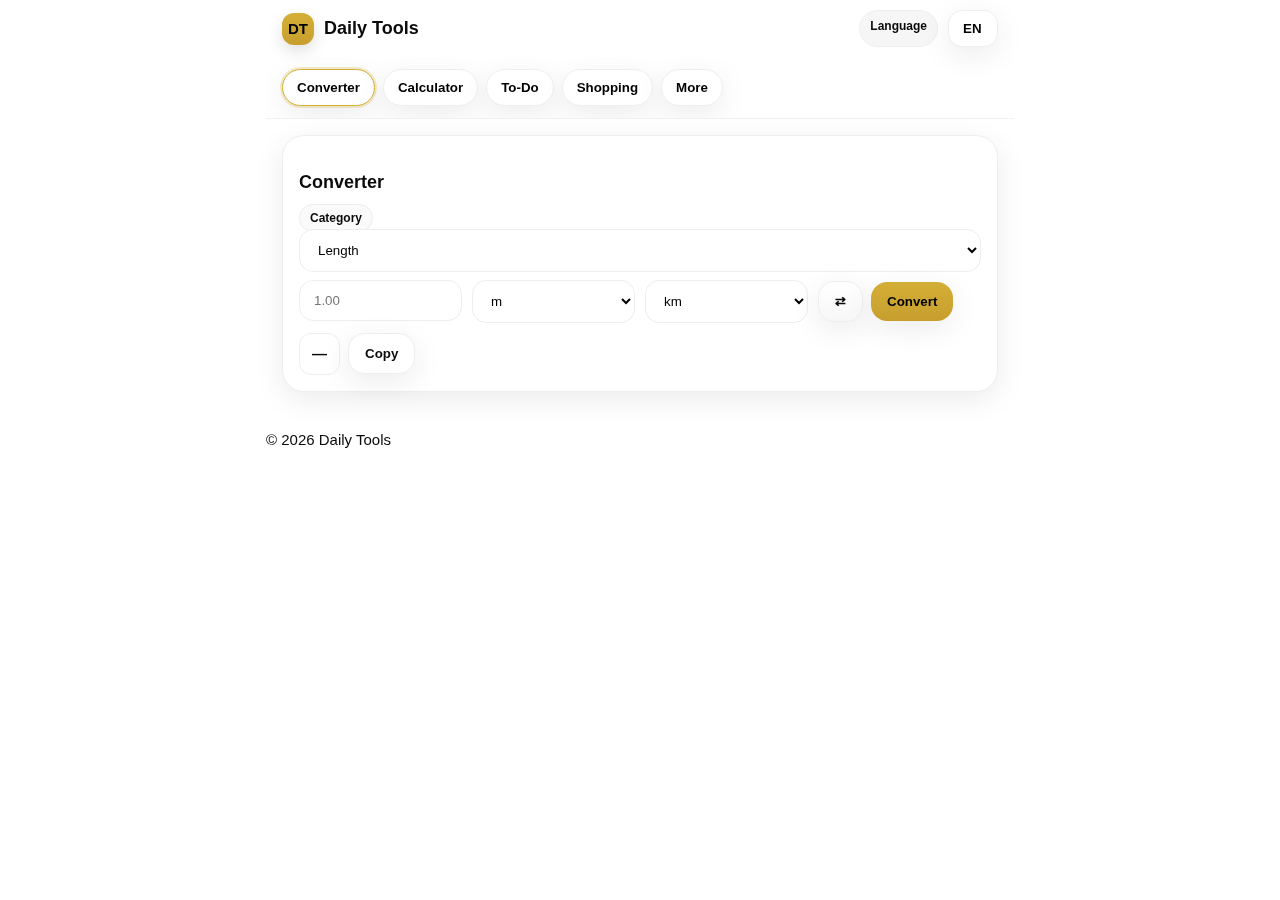
<file: index.html>
<!DOCTYPE html>
<html lang="en" dir="ltr">
<head>
  <meta charset="utf-8" />
  <meta name="viewport" content="width=device-width, initial-scale=1, viewport-fit=cover" />
  <meta name="color-scheme" content="light dark">
  <title>Daily Tools</title>
  <meta name="description" content="Daily Tools — converters (units + live currency), calculator with history, to-do & shopping list. PWA, offline-ready." />
  <meta name="theme-color" content="#ffffff" />
  <meta property="og:title" content="Daily Tools" />
  <meta property="og:description" content="Mobile-first tools: converter (units + FX), calculator, to-do, shopping list." />
  <meta property="og:type" content="website" />
  <meta property="og:image" content="data:image/svg+xml,%3Csvg xmlns='http://www.w3.org/2000/svg' width='1200' height='630'%3E%3Crect fill='%23ffffff' width='100%25' height='100%25'/%3E%3Ccircle cx='120' cy='120' r='80' fill='%23D4AF37'/%3E%3Ctext x='220' y='150' font-family='Arial' font-weight='700' font-size='64'%3EDaily Tools%3C/text%3E%3C/svg%3E" />
  <meta name="twitter:card" content="summary_large_image" />
  <link rel="stylesheet" href="app.css">

</head>
<body>
  <div class="app">
<header class="appbar" role="banner">
  <div class="appbar-inner">
    <div class="brand">
      <div class="badge">DT</div>
      <div class="title" data-i18n="appName">Daily Tools</div>
    </div>

    <!-- language + theme -->
    <div class="lang">
      <span class="pill" data-i18n="lang">Language</span>
      <select id="langSelect" class="select" aria-label="Language">
        <option value="en">EN</option>
        <option value="fr">FR</option>
        <option value="ar">AR</option>
        <option value="de">DE</option>
      </select>
    </div>
  </div>

  <nav class="tabs" role="tablist" aria-label="Primary">
    <button class="tab-btn" data-tab="convert" aria-selected="true" role="tab"><span data-i18n="tab_convert">Converter</span></button>
    <button class="tab-btn" data-tab="calc" role="tab"><span data-i18n="tab_calc">Calculator</span></button>
    <button class="tab-btn" data-tab="todo" role="tab"><span data-i18n="tab_todo">To-Do</span></button>
    <button class="tab-btn" data-tab="shop" role="tab"><span data-i18n="tab_shop">Shopping</span></button>
    <button class="tab-btn" data-tab="more" role="tab"><span data-i18n="tab_more">More</span></button>
  </nav>
</header>

    <main id="spaRoot">
      <!-- Converter -->
      <section id="convert" class="card" role="tabpanel">
        <h2 data-i18n="convert_title">Converter</h2>
        <div class="row" style="margin-bottom:8px">
          <div class="col">
            <label class="chip" for="convCat" data-i18n="convert_category">Category</label>
            <select id="convCat">
              <option value="length" selected data-i18n-opt="cat_length">Length</option>
              <option value="mass" data-i18n-opt="cat_mass">Mass</option>
              <option value="temp" data-i18n-opt="cat_temp">Temperature</option>
              <option value="fx" data-i18n-opt="cat_fx">Currency</option>
            </select>
          </div>
        </div>
        <div class="row" id="convRow">
          <div class="col"><input id="convFromVal" type="number" inputmode="decimal" placeholder="1.00" aria-label="Value" /></div>
          <div class="col"><select id="convFromUnit"></select></div>
          <div class="col"><select id="convToUnit"></select></div>
          <div class="col" style="display:flex; gap:8px; align-items:center;">
            <button id="swapUnits" class="btn" title="Swap">⇄</button>
            <button id="doConvert" class="btn btn-primary" data-i18n="convert_btn">Convert</button>
          </div>
        </div>
        <div style="margin-top:10px; display:flex; align-items:center; gap:8px; flex-wrap:wrap">
          <div class="stat" id="convResult">—</div>
          <button id="copyResult" class="btn btn-ghost" data-i18n="copy">Copy</button>
          <button id="refreshFx" class="btn btn-ghost" style="display:none" title="Refresh rates">⟳</button>
          <span id="fxStamp" class="muted" style="display:none"></span>
        </div>
        <p id="fxNote" class="muted" style="margin-top:8px; display:none" data-i18n="fx_note">Fetching live currency rates…</p>
      </section>

      <!-- Calculator -->
      <section id="calc" class="card" role="tabpanel" hidden>
        <h2 data-i18n="calc_title">Calculator</h2>
        <div class="calc-wrap" aria-label="Calculator">
          <div id="calcDisplay" class="calc-display" title="Click to copy">0</div>
          <button class="calc-btn op" data-k="AC">AC</button>
          <button class="calc-btn op" data-k="DEL">DEL</button>
          <button class="calc-btn op" data-k="%">%</button>
          <button class="calc-btn op" data-k="÷">÷</button>
          <button class="calc-btn" data-k="7">7</button><button class="calc-btn" data-k="8">8</button><button class="calc-btn" data-k="9">9</button><button class="calc-btn op" data-k="×">×</button>
          <button class="calc-btn" data-k="4">4</button><button class="calc-btn" data-k="5">5</button><button class="calc-btn" data-k="6">6</button><button class="calc-btn op" data-k="−">−</button>
          <button class="calc-btn" data-k="1">1</button><button class="calc-btn" data-k="2">2</button><button class="calc-btn" data-k="3">3</button><button class="calc-btn op" data-k="+">+</button>
          <button class="calc-btn" data-k="+/−">+/−</button><button class="calc-btn" data-k="0">0</button><button class="calc-btn" data-k=".">.</button><button class="calc-btn eq" data-k="=">=</button>
        </div>
        <div class="card" style="margin-top:12px">
          <div style="display:flex; align-items:center; justify-content:space-between; gap:8px;">
            <strong data-i18n="history">History</strong>
            <button id="clearHist" class="btn btn-danger" data-i18n="clear_history">Clear history</button>
          </div>
          <div id="histList" class="list" style="margin-top:8px"></div>
        </div>
      </section>

      <!-- To-Do (share read-only) -->
      <section id="todo" class="card" role="tabpanel" hidden>
        <h2 data-i18n="todo_title">To-Do</h2>

        <div id="todoBanner" class="item" style="display:none">
          <span class="grow" data-i18n="share_readonly_note">This is a read-only shared view.</span>
          <span class="chip">🔒</span>
        </div>

        <div class="row" id="todoForm" style="margin-bottom:10px;">
          <div class="col"><input id="todoInput" type="text" placeholder="Add a task…" aria-label="New task" /></div>
          <button id="addTodo" class="btn btn-primary" data-i18n="todo_add">Add</button>
        </div>

        <div class="chips" id="todoFilters" style="margin-bottom:8px;">
          <button class="chip-btn" data-fil="all" aria-pressed="true">All</button>
          <button class="chip-btn" data-fil="active" aria-pressed="false">Active</button>
          <button class="chip-btn" data-fil="done" aria-pressed="false">Done</button>
          <span class="muted" id="todoCount"></span>
        </div>

        <div class="list" id="todoList" aria-live="polite"></div>

        <div style="margin-top:10px; display:flex; gap:8px; flex-wrap:wrap">
          <button id="shareTodo" class="btn" data-i18n="share_list">Share (read-only)</button>
          <button id="shareTodoShort" class="btn btn-ghost">Short link</button>
          <button id="clearDone" class="btn" data-i18n="todo_clear_done">Clear done</button>
          <button id="clearAll" class="btn" data-i18n="todo_clear_all">Clear all</button>
        </div>

        <p class="muted" style="margin-top:10px;" data-i18n="todo_hint">Tasks are saved on this device.</p>
      </section>

      <!-- Shopping -->
      <section id="shop" class="card" role="tabpanel" hidden>
        <h2 data-i18n="shop_title">Shopping List</h2>
        <div id="shareBanner" class="item" style="display:none">
          <span class="grow" data-i18n="share_readonly_note">This is a read-only shared view.</span>
          <span class="chip">🔒</span>
        </div>
        <div id="shopForm" class="row" style="margin-bottom:8px;">
          <div class="col"><input id="itemName" type="text" placeholder="Item" /></div>
          <div class="col"><input id="itemQty" type="number" inputmode="decimal" placeholder="Qty" /></div>
          <div class="col"><input id="itemPrice" type="number" inputmode="decimal" placeholder="Price" /></div>
          <button id="addItem" class="btn btn-primary" data-i18n="add_item">Add</button>
        </div>
        <div class="list" id="shopList"></div>
        <div class="summary">
          <div class="stat"><span data-i18n="items">Items</span>: <strong id="sCount">0</strong></div>
          <div class="stat"><span data-i18n="total">Total</span>: <strong id="sTotal">0.00</strong></div>
          <div class="stat">
            <span data-i18n="budget">Budget</span>:
            <input id="budgetInput" type="number" inputmode="decimal" placeholder="0.00" style="width:110px; margin-left:6px" />
          </div>
          <div class="stat"><span data-i18n="left">Left</span>: <strong id="sLeft" class="ok">0.00</strong></div>
        </div>
        <div style="margin-top:10px; display:flex; gap:8px; flex-wrap:wrap">
          <button id="shareBtn" class="btn" data-i18n="share_list">Share (read-only)</button>
          <button id="shareShortBtn" class="btn btn-ghost">Short link</button>
          <button id="clearShop" class="btn btn-danger" data-i18n="clear_all">Clear all</button>
          <button id="exportCSV" class="btn btn-ghost" data-i18n="export_csv">Export CSV</button>
        </div>
      </section>

      <!-- More -->
      <section id="more" class="card" role="tabpanel" hidden>
<h2 data-i18n="more_title">Info & SEO</h2>
<ul class="list" style="list-style:none; padding:0;">
  <li class="item"><a class="grow" href="/about.html"   data-i18n="page_about">About</a></li>
  <li class="item"><a class="grow" href="/contact.html" data-i18n="page_contact">Contact</a></li>
  <li class="item"><a class="grow" href="/privacy.html" data-i18n="page_privacy">Privacy</a></li>
  <li class="item"><a class="grow" href="/terms.html"   data-i18n="page_terms">Terms</a></li>
  <li class="item"><a class="grow" href="/faq.html"     data-i18n="page_faq">FAQ</a></li>
  <li class="item"><a class="grow" href="/how-it-works.html" data-i18n="page_how">How it works</a></li>
</ul>
      </section>

      <!-- SEO Page / shared view -->
      <section id="page" class="card" role="region" hidden></section>
    </main>

    <footer>© <span id="year"></span> Daily Tools</footer>
  </div>

  <script>
    const $=s=>document.querySelector(s), $$=s=>Array.from(document.querySelectorAll(s));
    const num=v=>Number.parseFloat(v), fmt=v=>Number.isFinite(v)?(Math.round((v+Number.EPSILON)*100)/100).toFixed(2):'—';
    const copy=async(text)=>{ try{ await navigator.clipboard.writeText(text); toast(msg('copied')); }catch(e){ alert(text); } };
    function toast(text){ const n=document.createElement('div'); n.textContent=text; Object.assign(n.style,{position:'fixed',left:'50%',bottom:'28px',transform:'translateX(-50%)',background:'#111',color:'#fff',padding:'10px 14px',borderRadius:'14px',zIndex:99,boxShadow:'0 6px 18px rgba(0,0,0,.2)'}); document.body.appendChild(n); setTimeout(()=>n.remove(),1200); }
    $('#year').textContent = new Date().getFullYear();

    const tabs=$$('.tab-btn');
    const panels={ convert:$('#convert'), calc:$('#calc'), todo:$('#todo'), shop:$('#shop'), more:$('#more') };
    function showTab(id){
      tabs.forEach(b=>b.setAttribute('aria-selected','false'));
      const btn=[...tabs].find(b=>b.dataset.tab===id); if(btn) btn.setAttribute('aria-selected','true');
      Object.entries(panels).forEach(([k,el])=> el.hidden = (k!==id) );
      $('#page').hidden = true;
    }
    tabs.forEach(btn=> btn.addEventListener('click', ()=> showTab(btn.dataset.tab) ));

    // i18n
    const t = {
      en:{ appName:"Daily Tools", lang:"Language",
        tab_convert:"Converter", tab_calc:"Calculator", tab_todo:"To-Do", tab_shop:"Shopping", tab_more:"More",
        convert_title:"Converter", convert_category:"Category", convert_btn:"Convert", copy:"Copy",
        cat_length:"Length", cat_mass:"Mass", cat_temp:"Temperature", cat_fx:"Currency",
        fx_note:"Fetching live currency rates…", refresh:"Refresh", updated:"Updated", offline:"Offline (using cached rates)",
        calc_title:"Calculator", history:"History", clear_history:"Clear history", copied:"Copied!",
        todo_title:"To-Do", todo_add:"Add", todo_clear_done:"Clear done", todo_clear_all:"Clear all", todo_hint:"Tasks are saved on this device.",
        shop_title:"Shopping List", add_item:"Add", items:"Items", total:"Total", budget:"Budget", left:"Left",
        share_list:"Share (read-only)", clear_all:"Clear all", export_csv:"Export CSV", share_readonly_note:"This is a read-only shared view.",
        more_title:"Info & SEO", page_about:"About", page_contact:"Contact", page_privacy:"Privacy", page_terms:"Terms", page_faq:"FAQ", page_how:"How it works",
        more_note:"We’ll generate real pages + sitemap & robots.txt in next steps.", copied_link:"Link copied!", short_copied:"Short link copied!"
      },
      fr:{ appName:"Daily Tools", lang:"Langue",
        tab_convert:"Convertisseur", tab_calc:"Calculatrice", tab_todo:"À faire", tab_shop:"Courses", tab_more:"Plus",
        convert_title:"Convertisseur", convert_category:"Catégorie", convert_btn:"Convertir", copy:"Copier",
        cat_length:"Longueur", cat_mass:"Masse", cat_temp:"Température", cat_fx:"Devise",
        fx_note:"Récupération des taux de change…", refresh:"Rafraîchir", updated:"Mis à jour", offline:"Hors ligne (taux en cache)",
        calc_title:"Calculatrice", history:"Historique", clear_history:"Effacer l’historique", copied:"Copié !",
        todo_title:"À faire", todo_add:"Ajouter", todo_clear_done:"Effacer terminées", todo_clear_all:"Tout effacer", todo_hint:"Les tâches sont enregistrées sur cet appareil.",
        shop_title:"Liste de courses", add_item:"Ajouter", items:"Articles", total:"Total", budget:"Budget", left:"Reste",
        share_list:"Partager (lecture seule)", clear_all:"Tout effacer", export_csv:"Exporter CSV", share_readonly_note:"Vue partagée en lecture seule.",
        more_title:"Infos & SEO", page_about:"À propos", page_contact:"Contact", page_privacy:"Confidentialité", page_terms:"Conditions", page_faq:"FAQ", page_how:"Comment ça marche",
        more_note:"Nous créerons de vraies pages + sitemap & robots.txt aux prochaines étapes.", copied_link:"Lien copié !", short_copied:"Lien court copié !"
      },
      ar:{ appName:"ديلي تولز", lang:"اللغة",
        tab_convert:"المحوّل", tab_calc:"الآلة الحاسبة", tab_todo:"المهام", tab_shop:"التسوّق", tab_more:"المزيد",
        convert_title:"المحوّل", convert_category:"الفئة", convert_btn:"تحويل", copy:"نسخ",
        cat_length:"طول", cat_mass:"كتلة", cat_temp:"حرارة", cat_fx:"العملة",
        fx_note:"جلب أسعار العملات المباشرة…", refresh:"تحديث", updated:"تم التحديث", offline:"أوفلاين (نستخدم القيم المخبأة)",
        calc_title:"الآلة الحاسبة", history:"السجل", clear_history:"مسح السجل", copied:"تم النسخ!",
        todo_title:"قائمة المهام", todo_add:"إضافة", todo_clear_done:"مسح المنجزة", todo_clear_all:"مسح الكل", todo_hint:"المهام محفوظة على هذا الجهاز.",
        shop_title:"قائمة التسوّق", add_item:"إضافة", items:"العناصر", total:"الإجمالي", budget:"الميزانية", left:"المتبقي",
        share_list:"مشاركة (قراءة فقط)", clear_all:"مسح الكل", export_csv:"تصدير CSV", share_readonly_note:"عرض مشترك للقراءة فقط.",
        more_title:"معلومات وSEO", page_about:"من نحن", page_contact:"اتصل بنا", page_privacy:"الخصوصية", page_terms:"الشروط", page_faq:"الأسئلة الشائعة", page_how:"كيف يعمل",
        more_note:"سننشئ صفحات حقيقية + خريطة الموقع وrobots.txt في الخطوات القادمة.", copied_link:"تم نسخ الرابط!", short_copied:"تم نسخ الرابط القصير!"
      },
      de:{ appName:"Daily Tools", lang:"Sprache",
        tab_convert:"Umrechner", tab_calc:"Rechner", tab_todo:"To-Do", tab_shop:"Einkauf", tab_more:"Mehr",
        convert_title:"Umrechner", convert_category:"Kategorie", convert_btn:"Umrechnen", copy:"Kopieren",
        cat_length:"Länge", cat_mass:"Masse", cat_temp:"Temperatur", cat_fx:"Währung",
        fx_note:"Abrufen von Wechselkursen…", refresh:"Aktualisieren", updated:"Aktualisiert", offline:"Offline (Cache-Kurse)",
        calc_title:"Rechner", history:"Verlauf", clear_history:"Verlauf löschen", copied:"Kopiert!",
        todo_title:"To-Do", todo_add:"Hinzufügen", todo_clear_done:"Erledigte löschen", todo_clear_all:"Alles löschen", todo_hint:"Aufgaben werden auf diesem Gerät gespeichert.",
        shop_title:"Einkaufsliste", add_item:"Hinzufügen", items:"Posten", total:"Summe", budget:"Budget", left:"Übrig",
        share_list:"Teilen (Read-only)", clear_all:"Alles löschen", export_csv:"CSV exportieren", share_readonly_note:"Schreibgeschützte geteilte Ansicht.",
        more_title:"Info & SEO", page_about:"Über uns", page_contact:"Kontakt", page_privacy:"Datenschutz", page_terms:"AGB", page_faq:"FAQ", page_how:"So funktioniert’s",
        more_note:"Echte Seiten + Sitemap & robots.txt kommen als Nächstes.", copied_link:"Link kopiert!", short_copied:"Kurzlink kopiert!"
      }
    };
    const langSelect=$('#langSelect'); const savedLang=localStorage.getItem('dt_lang')||'en';
    langSelect.value=savedLang; applyLang(savedLang);
    langSelect.addEventListener('change', e=>{ const v=e.target.value; localStorage.setItem('dt_lang',v); applyLang(v); });
    function msg(key){ const code=langSelect.value; return (t[code]&&t[code][key])||(t.en&&t.en[key])||key; }
    function applyLang(code){
      const d=t[code]||t.en; document.documentElement.lang=code; document.documentElement.dir=(code==='ar')?'rtl':'ltr';
      document.querySelectorAll('[data-i18n]').forEach(el=>{ const k=el.getAttribute('data-i18n'); if(d[k]) el.textContent=d[k]; });
      document.querySelectorAll('[data-i18n-opt]').forEach(opt=>{ const k=opt.getAttribute('data-i18n-opt'); if(d[k]) opt.textContent=d[k]; });
      document.title=d.appName||'Daily Tools';
    }

    // Converter (units + currency)
    const units={ length:{m:1,km:1000,cm:0.01,mm:0.001,in:0.0254,ft:0.3048,yd:0.9144,mi:1609.344}, mass:{g:1,kg:1000,lb:453.59237,oz:28.349523125}, temp:{C:'C',F:'F',K:'K'} };
    const unitLabels={ m:'m',km:'km',cm:'cm',mm:'mm',in:'in',ft:'ft',yd:'yd',mi:'mi', g:'g',kg:'kg',lb:'lb',oz:'oz', C:'°C',F:'°F',K:'K' };
    const currencies=['USD','EUR','GBP','JPY','CNY','CAD','AUD','NZD','CHF','SEK','NOK','DKK','PLN','TRY','RUB','INR','AED','SAR','QAR','KWD','BHD','EGP','MAD','TND','DZD','ZAR','NGN','GHS','KES','TZS','UGX','XOF','XAF','BRL','MXN','ARS','CLP','COP','PEN','HKD','SGD','THB','IDR','MYR','PHP','VND','KRW','ILS'];
    const currencyNames={USD:'US Dollar',EUR:'Euro',GBP:'British Pound',JPY:'Japanese Yen',CNY:'Chinese Yuan',CAD:'Canadian Dollar',AUD:'Australian Dollar',NZD:'New Zealand Dollar',CHF:'Swiss Franc',SEK:'Swedish Krona',NOK:'Norwegian Krone',DKK:'Danish Krone',PLN:'Polish Zloty',TRY:'Turkish Lira',RUB:'Russian Ruble',INR:'Indian Rupee',AED:'UAE Dirham',SAR:'Saudi Riyal',QAR:'Qatari Riyal',KWD:'Kuwaiti Dinar',BHD:'Bahraini Dinar',EGP:'Egyptian Pound',MAD:'Moroccan Dirham',TND:'Tunisian Dinar',DZD:'Algerian Dinar',ZAR:'South African Rand',NGN:'Nigerian Naira',GHS:'Ghanaian Cedi',KES:'Kenyan Shilling',TZS:'Tanzanian Shilling',UGX:'Ugandan Shilling',XOF:'West African CFA',XAF:'Central African CFA',BRL:'Brazilian Real',MXN:'Mexican Peso',ARS:'Argentine Peso',CLP:'Chilean Peso',COP:'Colombian Peso',PEN:'Peruvian Sol',HKD:'Hong Kong Dollar',SGD:'Singapore Dollar',THB:'Thai Baht',IDR:'Indonesian Rupiah',MYR:'Malaysian Ringgit',PHP:'Philippine Peso',VND:'Vietnamese Dong',KRW:'South Korean Won',ILS:'Israeli Shekel'};
    const convCat=$('#convCat'), fromVal=$('#convFromVal'), fromUnit=$('#convFromUnit'), toUnit=$('#convToUnit'), resultBox=$('#convResult'), swapBtn=$('#swapUnits'), doBtn=$('#doConvert'), copyBtn=$('#copyResult'), fxNote=$('#fxNote'), fxStamp=$('#fxStamp'), refreshFx=$('#refreshFx');

    function fillUnits(){
      const cat=convCat.value; fxNote.style.display=(cat==='fx')?'block':'none'; refreshFx.style.display=(cat==='fx')?'inline-flex':'none'; fxStamp.style.display='none';
      fromUnit.innerHTML=''; toUnit.innerHTML='';
      let list=[]; if(cat==='length')list=Object.keys(units.length); else if(cat==='mass')list=Object.keys(units.mass); else if(cat==='temp')list=Object.keys(units.temp);
      if(cat==='fx'){ currencies.forEach(code=>{ const label=`${code} — ${currencyNames[code]||code}`; const o1=document.createElement('option'); o1.value=code; o1.textContent=label; const o2=o1.cloneNode(true); fromUnit.appendChild(o1); toUnit.appendChild(o2); }); fromUnit.value='USD'; toUnit.value='EUR'; ensureFxRates(true); resultBox.textContent='—'; return; }
      list.forEach(u=>{ const o1=document.createElement('option'); o1.value=u; o1.textContent=unitLabels[u]||u; const o2=o1.cloneNode(true); fromUnit.appendChild(o1); toUnit.appendChild(o2); });
      if(list.length){ fromUnit.value=list[0]; toUnit.value=list[1]||list[0]; } resultBox.textContent='—';
    }
    convCat.addEventListener('change',fillUnits); fillUnits();
    swapBtn.addEventListener('click',()=>{ const a=fromUnit.value; fromUnit.value=toUnit.value; toUnit.value=a; doConvert(); });
    doBtn.addEventListener('click',doConvert); copyBtn.addEventListener('click',()=>{ if(resultBox.textContent&&resultBox.textContent!=='—') copy(resultBox.textContent); });

    const FX_KEY='dt_fx_cache_v1'; const FX_TTL=12*60*60*1000;
    async function ensureFxRates(show){ if(show) fxNote.style.display='block'; let c=load(FX_KEY,null); const now=Date.now(); if(!c||(now-c.ts)>FX_TTL){ c=await fetchFxRates(); if(c) save(FX_KEY,c); }
      if(c){ fxNote.style.display='none'; fxStamp.style.display='inline'; fxStamp.textContent=`${msg('updated')}: ${humanAgo(now-c.ts)}${!navigator.onLine?` · ${msg('offline')}`:''}`; } }
    refreshFx.addEventListener('click',async()=>{ const c=await fetchFxRates(true); if(c){ save(FX_KEY,c); fxStamp.style.display='inline'; fxStamp.textContent=`${msg('updated')}: ${humanAgo(0)}`; toast(msg('updated')); } });
    function humanAgo(ms){ const s=Math.floor(ms/1000),m=Math.floor(s/60),h=Math.floor(m/60),d=Math.floor(h/24); if(d>0)return d+'d'; if(h>0)return h+'h'; if(m>0)return m+'m'; return 'now'; }

    async function fetchFxRates(force){
      try{
        const r = await fetch('/api/rates?base=USD', {cache:force?'reload':'default'});
        if(r.ok){ const j=await r.json(); if(j&&j.rates){ return {base:'USD',rates:j.rates,ts:Date.now(),src:'serverless'}; } }
      }catch(_){}
      const url1='https://open.er-api.com/v6/latest/USD';
      const url2='https://cdn.jsdelivr.net/gh/fawazahmed0/currency-api@1/latest/currencies/usd.json';
      try{
        const r=await fetch(url1,{cache:force?'reload':'default'}); if(r.ok){ const j=await r.json(); if(j&&j.result==='success'&&j.rates){ return {base:'USD',rates:j.rates,ts:Date.now(),src:'erapi'}; } }
        throw 0;
      }catch(e){
        try{
          const r2=await fetch(url2,{cache:force?'reload':'default'}); if(r2.ok){ const j2=await r2.json(); if(j2&&j2.usd){ const map={}; Object.entries(j2.usd).forEach(([k,v])=>map[k.toUpperCase()]=v); return {base:'USD',rates:map,ts:Date.now(),src:'jsdelivr'}; } }
        }catch(_){}
      }
      return load(FX_KEY,null);
    }

    function doConvert(){ const cat=convCat.value; const v=num(fromVal.value); if(!Number.isFinite(v)){ resultBox.textContent='—'; return; } let out=null;
      if(cat==='length'){ const m=v*units.length[fromUnit.value]; out=m/units.length[toUnit.value]; }
      else if(cat==='mass'){ const g=v*units.mass[fromUnit.value]; out=g/units.mass[toUnit.value]; }
      else if(cat==='temp'){ out=convertTemp(v,fromUnit.value,toUnit.value); }
      else if(cat==='fx'){ const c=load(FX_KEY,null); if(!c||!c.rates){ resultBox.textContent='—'; ensureFxRates(true); return; } const f=fromUnit.value.toUpperCase(), t=toUnit.value.toUpperCase(); const rF=f==='USD'?1:c.rates[f], rT=t==='USD'?1:c.rates[t]; if(!rF||!rT){ resultBox.textContent='—'; return; } out=(v/rF)*rT; resultBox.textContent=fmt(out)+' '+t+' ('+(currencyNames[t]||t)+')'; if(fxStamp.style.display==='none'){ const now=Date.now(), ts=load(FX_KEY,null)?.ts||now; fxStamp.style.display='inline'; fxStamp.textContent=`${msg('updated')}: ${humanAgo(now-ts)}`; } return; }
      resultBox.textContent=fmt(out)+' '+(unitLabels[toUnit.value]||''); }
    function convertTemp(v,from,to){ if(from===to)return v; let c; if(from==='C')c=v; else if(from==='F')c=(v-32)*5/9; else if(from==='K')c=v-273.15; if(to==='C')return c; if(to==='F')return c*9/5+32; if(to==='K')return c+273.15; }

    // Calculator + UX
    const display=$('#calcDisplay'), histList=$('#histList'), clearHistBtn=$('#clearHist');
    let state={cur:'0',prev:null,op:null,justEq:false}; let HISTORY=load('dt_hist',[]); renderHist();
    $$('.calc-btn').forEach(b=>b.addEventListener('click',()=>key(b.dataset.k)));
    display.addEventListener('click',()=>{ copy(display.textContent); });
    document.addEventListener('keydown',e=>{
      if($('#calc').hidden) return;
      const k=e.key;
      if(/^[0-9]$/.test(k)) key(k);
      else if(k==='.'||k===',') key('.');
      else if(k==='+'||k==='-') key(k==='+'?'+':'−');
      else if(k==='*') key('×');
      else if(k==='/'||k==='÷') key('÷');
      else if(k==='%') key('%');
      else if(k==='Enter' || k==='=') key('=');
      else if(k==='Backspace') key('DEL');
      else if(k==='Escape') key('AC');
    });
    function key(k){ if(/\d/.test(k)){ if(state.justEq){ state.cur='0'; state.justEq=false; } state.cur=(state.cur==='0')?k:state.cur+k; }
      else if(k==='.'){ if(state.justEq){ state.cur='0'; state.justEq=false; } if(!state.cur.includes('.')) state.cur+='.'; }
      else if(k==='+/−'){ if(state.cur.startsWith('-')) state.cur=state.cur.slice(1); else if(state.cur!=='0') state.cur='-'+state.cur; }
      else if(['+','−','×','÷','%'].includes(k)){ applyOp(k); }
      else if(k==='='){ compute(); }
      else if(k==='AC'){ state={cur:'0',prev:null,op:null,justEq:false}; }
      else if(k==='DEL'){ if(state.justEq){ state.justEq=false; } state.cur=state.cur.length>1?state.cur.slice(0,-1):'0'; }
      render(); }
    function applyOp(op){ if(state.op&&state.prev!==null){ const val=calc(Number(state.prev),Number(state.cur),state.op); state.prev=String(val); state.cur='0'; state.op=op; } else { state.prev=state.cur; state.cur='0'; state.op=op; } state.justEq=false; }
    function compute(){ if(state.op&&state.prev!==null){ const a=Number(state.prev),b=Number(state.cur); const out=calc(a,b,state.op); const line=`${fmt(a)} ${state.op} ${fmt(b)} = ${fmt(out)}`; HISTORY.unshift({id:Date.now(),line}); save('dt_hist',HISTORY); renderHist(); state={cur:String(out),prev:null,op:null,justEq:true}; } }
    function calc(a,b,op){ if(op==='+')return a+b; if(op==='−')return a-b; if(op==='×')return a*b; if(op==='÷')return b===0?NaN:a/b; if(op==='%')return a*b/100; return NaN; }
    function render(){ display.textContent=state.cur; }
    function renderHist(){ histList.innerHTML=''; if(!HISTORY.length){ const d=document.createElement('div'); d.className='muted'; d.textContent='—'; histList.appendChild(d); return; }
      HISTORY.slice(0,50).forEach(h=>{ const row=document.createElement('div'); row.className='item'; row.innerHTML=`<div class="grow">${escapeHTML(h.line)}</div><button class="btn chip">↩</button>`; row.querySelector('button').addEventListener('click',()=>{ state.cur=h.line.split('=').pop().trim(); render(); }); histList.appendChild(row); }); }
    clearHistBtn.addEventListener('click',()=>{ HISTORY=[]; save('dt_hist',HISTORY); renderHist(); });

    // To-Do + filters + share
    const $todo={input:$('#todoInput'),add:$('#addTodo'),list:$('#todoList'),clearDone:$('#clearDone'),clearAll:$('#clearAll'),filters:$('#todoFilters'),count:$('#todoCount'),banner:$('#todoBanner'),form:$('#todoForm'),share:$('#shareTodo'),shareShort:$('#shareTodoShort')};
    let TODOS=load('dt_todos',[]); let TODO_FILTER='all'; let TODO_READONLY=false;

    const qs=new URLSearchParams(location.search);
    if(qs.has('todos')){ try{ const shared=JSON.parse(decodeURIComponent(qs.get('todos'))); if(Array.isArray(shared.tasks)){ TODOS=shared.tasks; TODO_READONLY=true; disableTodoEditing(true); } }catch(_){} }

    $todo.add.addEventListener('click',addTodo);
    $todo.input.addEventListener('keydown',e=>{ if(e.key==='Enter')addTodo(); });
    $todo.clearDone.addEventListener('click',()=>{ if(TODO_READONLY) return; TODOS=TODOS.filter(t=>!t.done); persistTodos(); });
    $todo.clearAll.addEventListener('click',()=>{ if(TODO_READONLY) return; TODOS=[]; persistTodos(); });
    $todo.filters.addEventListener('click',e=>{ const b=e.target.closest('.chip-btn'); if(!b)return; $$('.chip-btn', $todo.filters).forEach(el=>el.setAttribute('aria-pressed','false')); b.setAttribute('aria-pressed','true'); TODO_FILTER=b.dataset.fil; renderTodos(); });

    $todo.share.addEventListener('click',async()=>{ const link=await buildTodoShareLink(false); copy(link).then(()=>toast(msg('copied_link'))); });
    $todo.shareShort.addEventListener('click',async()=>{ const link=await buildTodoShareLink(true); copy(link).then(()=>toast(msg('short_copied'))); });

    function addTodo(){ if(TODO_READONLY) return; const text=($todo.input.value||'').trim(); if(!text)return; TODOS.unshift({id:Date.now(),text,done:false}); $todo.input.value=''; persistTodos(); }
    function persistTodos(){ if(TODO_READONLY){ renderTodos(); return; } save('dt_todos',TODOS); renderTodos(); }
    function renderTodos(){ $todo.list.innerHTML=''; const filtered=TODOS.filter(t=>TODO_FILTER==='all'||(TODO_FILTER==='active'?!t.done:t.done)); $todo.count.textContent=`${filtered.length}/${TODOS.length}`; if(!filtered.length){ const e=document.createElement('div'); e.className='muted'; e.textContent=({en:'No tasks to show.',fr:'Aucune tâche à afficher.',ar:'لا مهام للعرض.',de:'Keine Aufgaben.'})[langSelect.value]||'No tasks.'; $todo.list.appendChild(e); return; }
      filtered.forEach(todo=>{ const li=document.createElement('div'); li.className='item'+(todo.done?' done':''); li.innerHTML=`<input type="checkbox" ${todo.done?'checked':''} aria-label="done" ${TODO_READONLY?'disabled':''}/><div class="grow">${escapeHTML(todo.text)}</div>${TODO_READONLY?'':`<button class="btn chip">✕</button>`}`; const chk=li.querySelector('input[type="checkbox"]'); chk&&chk.addEventListener('change',()=>{ if(TODO_READONLY) return; todo.done=!todo.done; persistTodos(); }); const del=li.querySelector('button'); del&&del.addEventListener('click',()=>{ if(TODO_READONLY) return; TODOS=TODOS.filter(t=>t.id!==todo.id); persistTodos(); }); $todo.list.appendChild(li); }); }
    function disableTodoEditing(dis){ $todo.form.style.display=dis?'none':'flex'; $todo.banner.style.display=dis?'flex':'none'; [$todo.add,$todo.clearAll,$todo.clearDone].forEach(b=>b.disabled=!!dis); TODO_READONLY=!!dis; }
    renderTodos();

    async function buildTodoShareLink(short){ const base=location.origin+location.pathname; const payload={tasks:TODOS,v:1};
      if(short){
        try{ const r=await fetch('/api/shorten',{method:'POST',headers:{'content-type':'application/json'},body:JSON.stringify(payload)}); if(r.ok){ const j=await r.json(); if(j&&j.code){ return base+'#/todos/'+j.code; } } }catch(_){}
        if('CompressionStream' in window){ const code=await encodeShort(payload); return base+'#/todos/'+code; }
      }
      return base+'?todos='+encodeURIComponent(JSON.stringify(payload));
    }

    // Shopping + share
    const shop={ listEl:$('#shopList'), name:$('#itemName'), qty:$('#itemQty'), price:$('#itemPrice'), add:$('#addItem'), clear:$('#clearShop'), count:$('#sCount'), total:$('#sTotal'), left:$('#sLeft'), budget:$('#budgetInput'), shareBtn:$('#shareBtn'), shareShortBtn:$('#shareShortBtn'), exportBtn:$('#exportCSV'), form:$('#shopForm'), banner:$('#shareBanner') };
    let SHOP=load('dt_shop',[]); let BUDGET=load('dt_budget',0);
    if(qs.has('list')){ try{ const shared=JSON.parse(decodeURIComponent(qs.get('list'))); SHOP=Array.isArray(shared.items)?shared.items:[]; BUDGET=Number(shared.budget)||0; shop.form.style.display='none'; shop.banner.style.display='flex'; shop.budget.value=fmt(BUDGET); disableShoppingEditing(true); }catch(e){} } else { shop.budget.value=BUDGET?String(BUDGET):''; }
    shop.add.addEventListener('click',()=>addItem(shop.name.value,num(shop.qty.value||'1'),num(shop.price.value||'0')));
    [shop.name,shop.qty,shop.price].forEach(i=>i.addEventListener('keydown',e=>{ if(e.key==='Enter')shop.add.click(); }));
    shop.clear.addEventListener('click',()=>{ SHOP=[]; save('dt_shop',SHOP); renderShop(); });
    shop.budget.addEventListener('input',()=>{ BUDGET=num(shop.budget.value||'0'); save('dt_budget',BUDGET); updateSummary(); });
    shop.shareBtn.addEventListener('click',async()=>{ const link=await buildShareLink(false); copy(link).then(()=>toast(msg('copied_link'))); });
    shop.shareShortBtn.addEventListener('click',async()=>{ const link=await buildShareLink(true); copy(link).then(()=>toast(msg('short_copied'))); });
    shop.exportBtn.addEventListener('click',()=>exportCSV());
    function addItem(name,qty,price){ name=(name||'').trim(); if(!name)return; qty=Number.isFinite(qty)&&qty>0?qty:1; price=Number.isFinite(price)&&price>=0?price:0; SHOP.unshift({id:Date.now(),name,qty,price}); shop.name.value=''; shop.qty.value=''; shop.price.value=''; save('dt_shop',SHOP); renderShop(); }
    function renderShop(){ shop.listEl.innerHTML=''; if(!SHOP.length){ const e=document.createElement('div'); e.className='muted'; e.textContent='—'; shop.listEl.appendChild(e); } SHOP.forEach(it=>{ const row=document.createElement('div'); row.className='item'; const tot=it.qty*it.price; row.innerHTML=`<div class="grow"><strong>${escapeHTML(it.name)}</strong><br><span class="muted">${fmt(it.qty)} × ${fmt(it.price)}</span></div><div class="chip">${fmt(tot)}</div><button class="btn chip" data-act="del">✕</button>`; row.querySelector('[data-act="del"]').addEventListener('click',()=>{ SHOP=SHOP.filter(x=>x.id!==it.id); save('dt_shop',SHOP); renderShop(); }); shop.listEl.appendChild(row); }); updateSummary(); }
    function updateSummary(){ const count=SHOP.length; const total=SHOP.reduce((s,i)=>s+(Number(i.qty)||0)*(Number(i.price)||0),0); shop.count.textContent=String(count); shop.total.textContent=fmt(total); const left=(Number(BUDGET)||0)-total; shop.left.textContent=fmt(left); shop.left.classList.toggle('ok',left>=0); shop.left.classList.toggle('warn',left<0); }
    function disableShoppingEditing(d){ [shop.add,shop.clear,shop.name,shop.qty,shop.price,shop.budget].forEach(el=>el.disabled=!!d); }
    renderShop();
    function exportCSV(){ const rows=[['Name','Qty','Price','Total']].concat(SHOP.map(i=>[i.name,i.qty,i.price,(i.qty*i.price)])); const csv=rows.map(r=>r.map(v=>`"${String(v).replace(/"/g,'""')}"`).join(',')).join('\n'); const blob=new Blob([csv],{type:'text/csv'}); const url=URL.createObjectURL(blob); const a=document.createElement('a'); a.href=url; a.download='shopping.csv'; a.click(); URL.revokeObjectURL(url); }

    async function buildShareLink(short){ const payload={items:SHOP,budget:BUDGET,v:1}; const base=location.origin+location.pathname;
      if(short){
        try{
          const r=await fetch('/api/shorten',{method:'POST',headers:{'content-type':'application/json'},body:JSON.stringify(payload)});
          if(r.ok){ const j=await r.json(); if(j&&j.code){ return base+'#/share/'+j.code; } }
        }catch(_){}
        if('CompressionStream' in window){ const code=await encodeShort(payload); return base+'#/share/'+code; }
      }
      return base+'?list='+encodeURIComponent(JSON.stringify(payload));
    }

    // shared codec helpers
    async function encodeShort(obj){ const str=JSON.stringify(obj); const bytes=new TextEncoder().encode(str); const out=await compress(bytes); return toBase64Url(out); }
    async function decodeShort(code){ const bytes=fromBase64Url(code); const text=await decompress(bytes); return JSON.parse(text); }
    async function compress(bytes){ const cs=new CompressionStream('deflate'); const w=cs.writable.getWriter(); w.write(bytes); w.close(); const buf=await new Response(cs.readable).arrayBuffer(); return new Uint8Array(buf); }
    async function decompress(bytes){ const ds=new DecompressionStream('deflate'); const w=ds.writable.getWriter(); w.write(bytes); w.close(); const buf=await new Response(ds.readable).arrayBuffer(); return new TextDecoder().decode(buf); }
    function toBase64Url(uint8){ let s=''; for(const b of uint8) s+=String.fromCharCode(b); return btoa(s).replace(/\+/g,'-').replace(/\//g,'_').replace(/=+$/,''); }
    function fromBase64Url(s){ const b64=s.replace(/-/g,'+').replace(/_/g,'/'); const pad='='.repeat((4-(b64.length%4))%4); const bin=atob(b64+pad); const out=new Uint8Array(bin.length); for(let i=0;i<bin.length;i++) out[i]=bin.charCodeAt(i); return out; }

    // Storage helpers
    function load(key,fallback){ try{ const v=localStorage.getItem(key); return v?JSON.parse(v):fallback; }catch(e){ return fallback; } }
    function save(key,val){ localStorage.setItem(key,JSON.stringify(val)); }
    function escapeHTML(s){ return String(s).replace(/[&<>"']/g,m=>({'&':'&amp;','<':'&lt;','>':'&gt;','"':'&quot;',"'":'&#39;'}[m])); }

    // Tiny SPA Router
    const PAGES={
      '/about':{title:'About — Daily Tools',desc:'About Daily Tools.',html:'<h2>About</h2><p>Daily Tools is a lightweight, iOS-style toolbox for everyday tasks.</p>'},
      '/contact':{title:'Contact — Daily Tools',desc:'Contact Daily Tools.',html:'<h2>Contact</h2><p>Email: <a href="mailto:hello@example.com">hello@example.com</a></p>'},
      '/privacy':{title:'Privacy — Daily Tools',desc:'Privacy policy.',html:'<h2>Privacy</h2><p>We store data locally on your device only (LocalStorage). No accounts, no tracking.</p>'},
      '/terms':{title:'Terms — Daily Tools',desc:'Terms of use.',html:'<h2>Terms</h2><p>Use at your discretion. No warranties.</p>'},
      '/faq':{title:'FAQ — Daily Tools',desc:'Frequently asked questions.',html:'<h2>FAQ</h2><p><strong>Q:</strong> Does it work offline?<br><strong>A:</strong> Yes, via PWA caching.</p>'},
      '/how-it-works':{title:'How it works — Daily Tools',desc:'How to use Daily Tools.',html:'<h2>How it works</h2><p>Pick a tool from the tabs and start using it. Add it to your home screen for faster access.</p>'},
    };
    const pageCard=$('#page');
    window.addEventListener('hashchange',handleRoute); handleRoute();
    function handleRoute(){
      const h=location.hash.replace(/^#/, '')||'';
      if(h.startsWith('/share/')){ const code=h.split('/share/')[1]; openShared(code); return; }
      if(h.startsWith('/todos/')){ const code=h.split('/todos/')[1]; openTodoShared(code); return; }
      if(h.startsWith('/')){
        Object.values(panels).forEach(el=>el.hidden=true); pageCard.hidden=false;
        const page=PAGES[h]||{title:'Daily Tools',desc:'',html:'<h2>Not found</h2>'};
        pageCard.innerHTML=`<div class="row" style="margin-bottom:10px;"><button class="btn" onclick="history.back()">&larr; Back</button></div>${page.html}`;
        document.title=page.title; setMetaDescription(page.desc);
      }else{
        pageCard.hidden=true; showTab('convert'); setMetaDescription("Daily Tools — converters (units + currency), calculator with history, to-do and shopping list. Mobile-first, iOS-style.");
      }
    }
    async function openShared(code){
      try{
        const data=await decodeShort(code);
        SHOP=data.items||[]; BUDGET=Number(data.budget)||0; save('dt_budget',BUDGET); renderShop();
        shop.budget.value=fmt(BUDGET); shop.form.style.display='none'; shop.banner.style.display='flex'; disableShoppingEditing(true);
        showTab('shop'); pageCard.hidden=true; document.title='Shared list — Daily Tools';
      }catch(e){
        try{ const r=await fetch('/api/shorten/'+code); if(r.ok){ const data=await r.json(); SHOP=data.items||[]; BUDGET=Number(data.budget)||0; renderShop(); showTab('shop'); pageCard.hidden=true; return; } }catch(_){}
        pageCard.hidden=false; Object.values(panels).forEach(el=>el.hidden=true);
        pageCard.innerHTML='<h2>Invalid or expired share</h2><p>Could not open the shared list.</p>';
      }
    }
    async function openTodoShared(code){
      try{
        const data=await decodeShort(code);
        TODOS=Array.isArray(data.tasks)?data.tasks:[]; disableTodoEditing(true); renderTodos(); showTab('todo'); pageCard.hidden=true; document.title='Shared tasks — Daily Tools';
      }catch(e){
        try{ const r=await fetch('/api/shorten/'+code); if(r.ok){ const data=await r.json(); TODOS=Array.isArray(data.tasks)?data.tasks:[]; disableTodoEditing(true); renderTodos(); showTab('todo'); pageCard.hidden=true; return; } }catch(_){}
        pageCard.hidden=false; Object.values(panels).forEach(el=>el.hidden=true);
        pageCard.innerHTML='<h2>Invalid or expired share</h2><p>Could not open the shared tasks.</p>';
      }
    }
    function setMetaDescription(text){ let m=document.querySelector('meta[name="description"]'); if(!m){ m=document.createElement('meta'); m.setAttribute('name','description'); document.head.appendChild(m); } m.setAttribute('content',text||''); }

    // PWA (no + button; install via browser menu). Still generates manifest & SW.
    makeAndAttachManifest(); registerServiceWorker();

    function makeAndAttachManifest(){ const icon192=makeIcon(192),icon512=makeIcon(512); const linkApple=document.createElement('link'); linkApple.rel='apple-touch-icon'; linkApple.href=icon192; document.head.appendChild(linkApple);
      const manifest={name:"Daily Tools",short_name:"Daily Tools",start_url:"./",scope:"./",display:"standalone",background_color:"#ffffff",theme_color:"#ffffff",icons:[{src:icon192,sizes:"192x192",type:"image/png"},{src:icon512,sizes:"512x512",type:"image/png"}]}; const blob=new Blob([JSON.stringify(manifest)],{type:'application/manifest+json'}); const url=URL.createObjectURL(blob); const link=document.createElement('link'); link.rel='manifest'; link.href=url; document.head.appendChild(link); }
    function makeIcon(size){ const c=document.createElement('canvas'); c.width=c.height=size; const ctx=c.getContext('2d'); ctx.fillStyle='#fff'; ctx.fillRect(0,0,size,size); const r=size*0.18; roundedRect(ctx,size*0.12,size*0.12,size*0.76,size*0.76,r); const g=ctx.createLinearGradient(0,0,0,size); g.addColorStop(0,'#D4AF37'); g.addColorStop(1,'#C79E2E'); ctx.fillStyle=g; ctx.fill(); ctx.fillStyle='#000'; ctx.font=`${Math.floor(size*0.42)}px Arial`; ctx.textAlign='center'; ctx.textBaseline='middle'; ctx.fillText('DT',size/2,size/2+size*0.02); return c.toDataURL('image/png'); }
    function roundedRect(ctx,x,y,w,h,r){ ctx.beginPath(); ctx.moveTo(x+r,y); ctx.arcTo(x+w,y,x+w,y+h,r); ctx.arcTo(x+w,y+h,x,y+h,r); ctx.arcTo(x,y+h,x,y,r); ctx.arcTo(x,y,x+w,y,r); ctx.closePath(); }
    function registerServiceWorker(){ if(!('serviceWorker'in navigator))return; const sw=`const CACHE='dt-cache-v3';const CORE=['./','./index.html'];self.addEventListener('install',e=>{e.waitUntil(caches.open(CACHE).then(c=>c.addAll(CORE)).then(()=>self.skipWaiting()))});self.addEventListener('activate',e=>{e.waitUntil(caches.keys().then(keys=>Promise.all(keys.filter(k=>k!==CACHE).map(k=>caches.delete(k))))).then(()=>self.clients.claim())});self.addEventListener('fetch',e=>{const req=e.request;if(req.method!=='GET'){return}e.respondWith(caches.match(req).then(res=>res||fetch(req).then(r=>{const copy=r.clone();caches.open(CACHE).then(c=>c.put(req,copy));return r}).catch(()=>caches.match('./'))))});`; const blob=new Blob([sw],{type:'text/javascript'}); const url=URL.createObjectURL(blob); navigator.serviceWorker.register(url).catch(()=>{}); }
  </script>
</body>
</html>
</file>
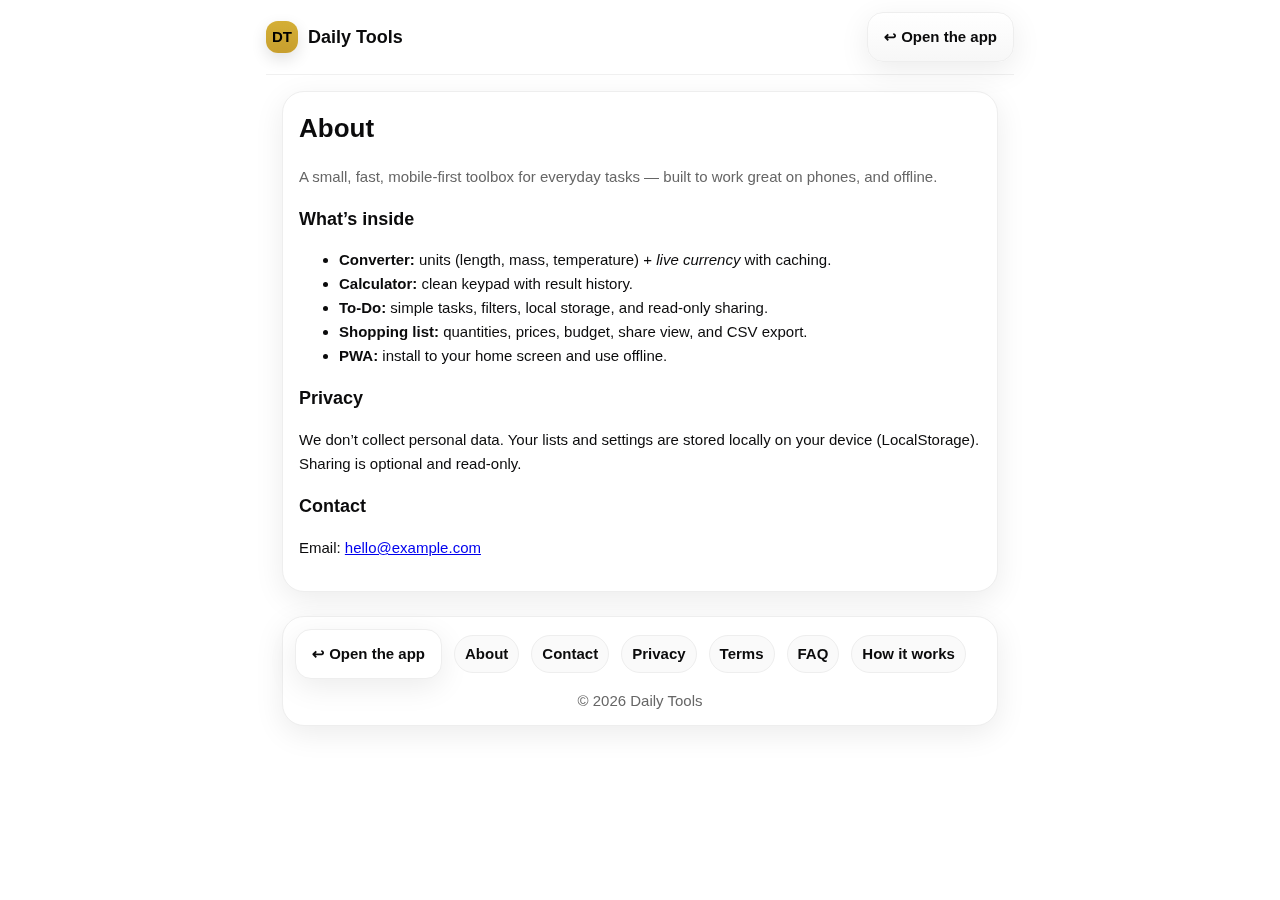
<file: about.html>
<!DOCTYPE html>
<html lang="en" dir="ltr">
<head>
  <meta charset="utf-8" />
  <meta name="viewport" content="width=device-width, initial-scale=1, viewport-fit=cover" />
  <meta name="color-scheme" content="light dark">
  <title>About — Daily Tools</title>
  <meta name="description" content="About Daily Tools — a small, fast, mobile-first toolbox: converter (units + live currency), calculator with history, to-do, and shopping list. PWA & offline-ready." />
  <link rel="canonical" href="/about" />
  <meta name="robots" content="index,follow" />
  <link rel="stylesheet" href="app.css">

  <!-- OG / Twitter -->
  <meta property="og:title" content="About — Daily Tools" />
  <meta property="og:description" content="Learn more about the Daily Tools web app and its features." />
  <meta property="og:type" content="website" />
  <meta property="og:image" content="data:image/svg+xml,%3Csvg xmlns='http://www.w3.org/2000/svg' width='1200' height='630'%3E%3Crect fill='%23ffffff' width='100%25' height='100%25'/%3E%3Ccircle cx='120' cy='120' r='80' fill='%23D4AF37'/%3E%3Ctext x='220' y='150' font-family='Arial' font-weight='700' font-size='64'%3EDaily Tools%3C/text%3E%3C/svg%3E" />
  <meta name="twitter:card" content="summary_large_image" />
</head>
<body>
  <div class="wrap">
<header>
  <div class="bar">
    <div class="brand">
      <div class="badge">DT</div>
      <div class="title">Daily Tools</div>
    </div>
    <a class="btn" href="index.html">↩ Open the app</a>
  </div>
</header>

    <main>
      <section class="card">
        <h1>About</h1>
        <p class="muted">A small, fast, mobile-first toolbox for everyday tasks — built to work great on phones, and offline.</p>
        <h2>What’s inside</h2>
        <ul>
          <li><strong>Converter:</strong> units (length, mass, temperature) + <em>live currency</em> with caching.</li>
          <li><strong>Calculator:</strong> clean keypad with result history.</li>
          <li><strong>To-Do:</strong> simple tasks, filters, local storage, and read-only sharing.</li>
          <li><strong>Shopping list:</strong> quantities, prices, budget, share view, and CSV export.</li>
          <li><strong>PWA:</strong> install to your home screen and use offline.</li>
        </ul>
        <h2>Privacy</h2>
        <p>We don’t collect personal data. Your lists and settings are stored locally on your device (LocalStorage).
           Sharing is optional and read-only.</p>

        <h2>Contact</h2>
        <p>Email: <a href="mailto:hello@example.com">hello@example.com</a></p>
</section>

<footer class="site-footer">
  <div class="app">
    <div class="footer-row">
      <a class="btn btn-ghost" href="index.html">↩ Open the app</a>
      <nav class="footer-links" aria-label="Info pages">
        <a href="about.html">About</a>
        <a href="contact.html">Contact</a>
        <a href="privacy.html">Privacy</a>
        <a href="terms.html">Terms</a>
        <a href="faq.html">FAQ</a>
        <a href="how-it-works.html">How it works</a>
      </nav>
    </div>
    <div class="copyright">© <span id="fy"></span> Daily Tools</div>
  </div>
</footer>
<script>document.getElementById('fy').textContent=new Date().getFullYear();</script>

</main>
</div>
</body>
</html>
</file>
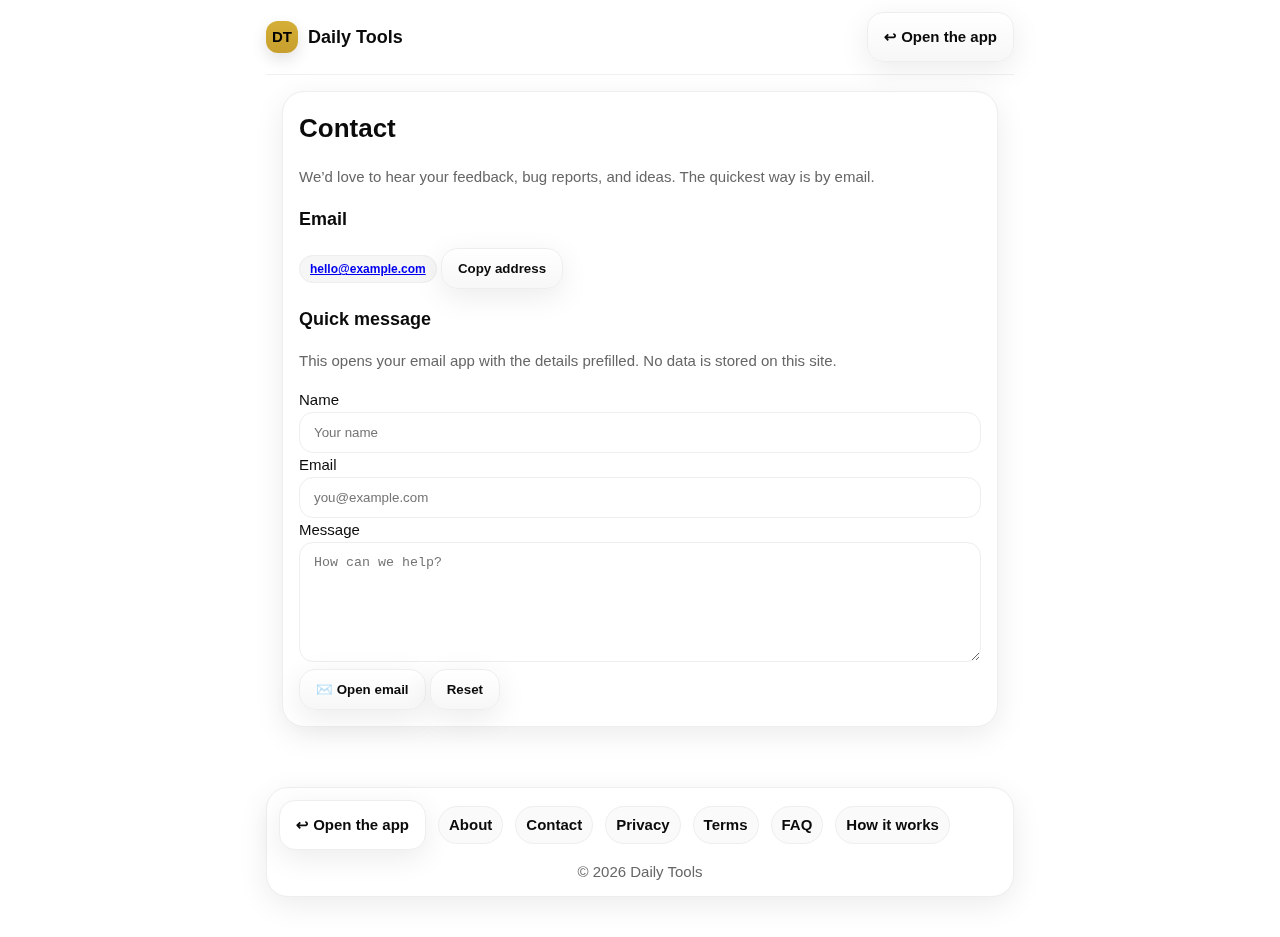
<file: contact.html>
<!DOCTYPE html>
<html lang="en" dir="ltr">
<head>
  <meta charset="utf-8" />
  <meta name="viewport" content="width=device-width, initial-scale=1, viewport-fit=cover" />
  <meta name="color-scheme" content="light dark">
  <title>Contact — Daily Tools</title>
  <meta name="description" content="Contact Daily Tools — reach us for feedback, issues, or ideas. We reply to most messages within a couple of days." />
  <link rel="canonical" href="/contact" />
  <meta name="robots" content="index,follow" />
  <link rel="stylesheet" href="app.css">

  <!-- OG / Twitter -->
  <meta property="og:title" content="Contact — Daily Tools" />
  <meta property="og:description" content="Reach the Daily Tools team by email." />
  <meta property="og:type" content="website" />
  <meta property="og:image" content="data:image/svg+xml,%3Csvg xmlns='http://www.w3.org/2000/svg' width='1200' height='630'%3E%3Crect fill='%23ffffff' width='100%25' height='100%25'/%3E%3Ccircle cx='120' cy='120' r='80' fill='%23D4AF37'/%3E%3Ctext x='220' y='150' font-family='Arial' font-weight='700' font-size='64'%3EDaily Tools%3C/text%3E%3C/svg%3E" />
  <meta name="twitter:card" content="summary_large_image" />
</head>
<body>
  <div class="wrap">
    <header>
      <div class="bar">
        <div class="brand">
          <div class="badge">DT</div>
          <div class="title">Daily Tools</div>
        </div>
        <a class="btn" href="/index.html">↩ Open the app</a>
      </div>
    </header>

    <main>
      <section class="card">
        <h1>Contact</h1>
        <p class="muted">We’d love to hear your feedback, bug reports, and ideas. The quickest way is by email.</p>

        <h2>Email</h2>
        <p>
          <a class="pill" href="mailto:hello@example.com">hello@example.com</a>
          <button id="copyMail" class="btn" type="button">Copy address</button>
        </p>

        <h2>Quick message</h2>
        <p class="muted">This opens your email app with the details prefilled. No data is stored on this site.</p>
        <form id="contactForm" autocomplete="on">
          <label for="name">Name</label>
          <input id="name" name="name" type="text" placeholder="Your name" required />

          <label for="email">Email</label>
          <input id="email" name="email" type="email" placeholder="you@example.com" required />

          <label for="message">Message</label>
          <textarea id="message" name="message" placeholder="How can we help?" required></textarea>

          <div class="actions">
            <button class="btn" type="submit">✉️ Open email</button>
            <button class="btn" type="reset">Reset</button>
          </div>
        </form>
      </section>

    </main>
        <!-- Unified footer -->
    <footer class="site-footer">
      <div class="app">
        <div class="footer-row">
          <a class="btn btn-ghost" href="index.html">↩ Open the app</a>
          <nav class="footer-links" aria-label="Info pages">
            <a href="about.html">About</a>
            <a href="contact.html">Contact</a>
            <a href="privacy.html">Privacy</a>
            <a href="terms.html">Terms</a>
            <a href="faq.html">FAQ</a>
            <a href="how-it-works.html">How it works</a>
          </nav>
        </div>
        <div class="copyright">© <span id="y"></span> Daily Tools</div>
      </div>
    </footer>
  </div>

  <script>
        // Year in footer
    document.getElementById('y').textContent = new Date().getFullYear();

    // Copy email button
    document.getElementById('copyMail').addEventListener('click', async ()=>{
      try{ await navigator.clipboard.writeText('hello@example.com'); toast('Copied!'); }catch{ alert('hello@example.com'); }
    });

    // Minimal mailto composer
    document.getElementById('contactForm').addEventListener('submit', e=>{
      e.preventDefault();
      const n=encodeURIComponent(document.getElementById('name').value.trim());
      const em=encodeURIComponent(document.getElementById('email').value.trim());
      const m=encodeURIComponent(document.getElementById('message').value.trim());
      const to='hello@example.com';
      const subject='Message from Daily Tools';
      const body=`Name: ${n}%0AEmail: ${em}%0A%0A${m}`;
      location.href=`mailto:${to}?subject=${subject}&body=${body}`;
    });

    function toast(text){
      const n=document.createElement('div');
      n.textContent=text;
      Object.assign(n.style,{position:'fixed',left:'50%',bottom:'28px',transform:'translateX(-50%)',background:'#111',color:'#fff',padding:'10px 14px',borderRadius:'14px',zIndex:99,boxShadow:'0 6px 18px rgba(0,0,0,.2)'});
      document.body.appendChild(n);
      setTimeout(()=>n.remove(),1200);
    }
  </script>
</body>
</html>
</file>
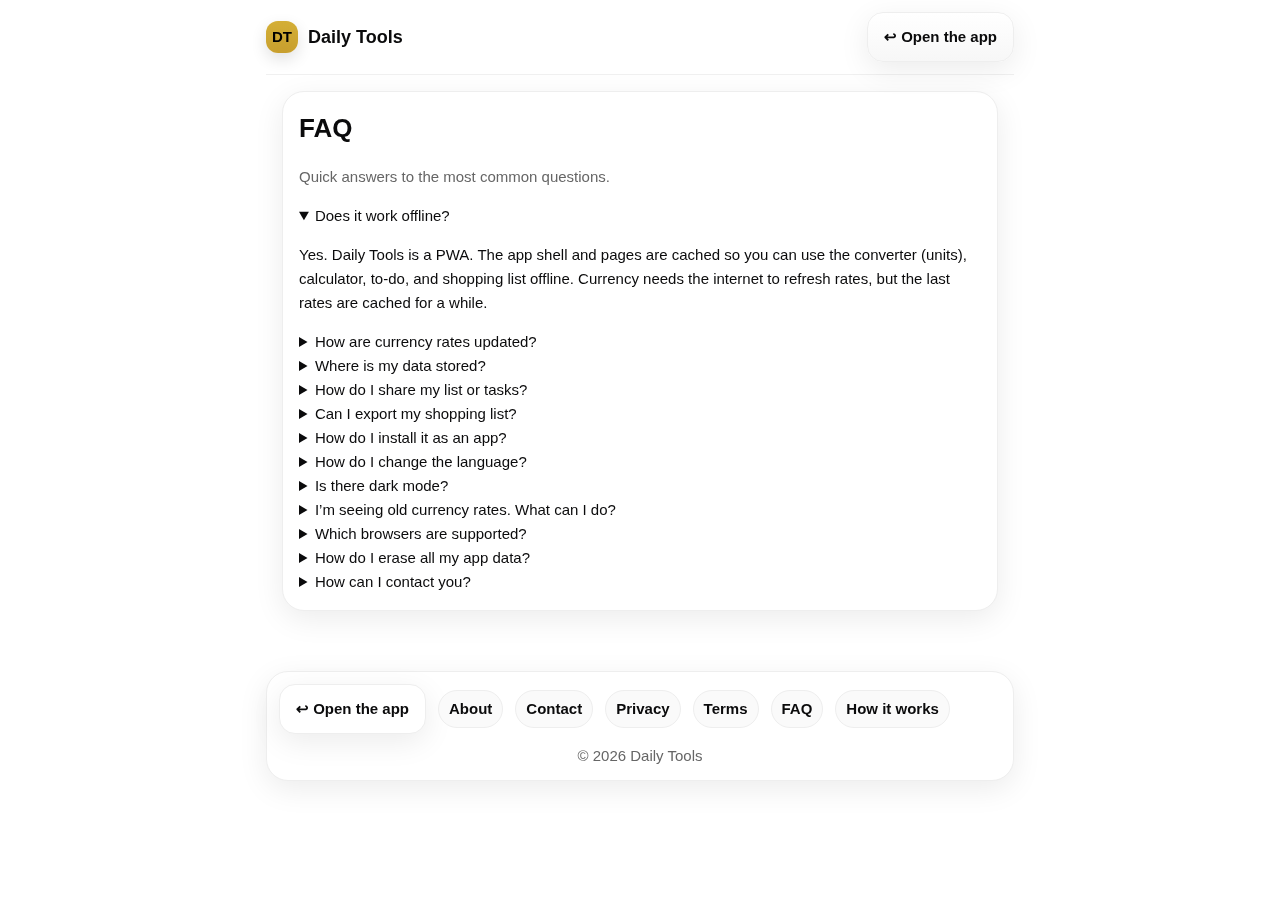
<file: faq.html>
<!DOCTYPE html>
<html lang="en" dir="ltr">
<head>
  <meta charset="utf-8" />
  <meta name="viewport" content="width=device-width, initial-scale=1, viewport-fit=cover" />
  <meta name="color-scheme" content="light dark">
  <title>FAQ — Daily Tools</title>
  <meta name="description" content="FAQ for Daily Tools: offline, currency rates, privacy, sharing, install as app, languages, export, and more." />
  <link rel="canonical" href="/faq" />
  <meta name="robots" content="index,follow" />
  <link rel="stylesheet" href="app.css">

  <!-- OG / Twitter -->
  <meta property="og:title" content="FAQ — Daily Tools" />
  <meta property="og:description" content="Frequently asked questions about the Daily Tools web app." />
  <meta property="og:type" content="website" />
  <meta property="og:image" content="data:image/svg+xml,%3Csvg xmlns='http://www.w3.org/2000/svg' width='1200' height='630'%3E%3Crect fill='%23ffffff' width='100%25' height='100%25'/%3E%3Ccircle cx='120' cy='120' r='80' fill='%23D4AF37'/%3E%3Ctext x='220' y='150' font-family='Arial' font-weight='700' font-size='64'%3EDaily Tools%3C/text%3E%3C/svg%3E" />
  <meta name="twitter:card" content="summary_large_image" />
</head>
<body>
  <div class="wrap">
    <header>
      <div class="bar">
        <div class="brand">
          <div class="badge">DT</div>
          <div class="title">Daily Tools</div>
        </div>
        <a class="btn" href="/index.html">↩ Open the app</a>
      </div>
    </header>

    <main>
      <section class="card">
        <h1>FAQ</h1>
        <p class="muted">Quick answers to the most common questions.</p>

        <details open>
          <summary>Does it work offline?</summary>
          <p>Yes. Daily Tools is a PWA. The app shell and pages are cached so you can use the converter (units), calculator, to-do, and shopping list offline. Currency needs the internet to refresh rates, but the last rates are cached for a while.</p>
        </details>

        <details>
          <summary>How are currency rates updated?</summary>
          <p>When you switch to the Currency tab or tap “Refresh”, the app fetches fresh rates from public APIs. If you’re offline, it uses the last cached rates and shows an updated time. You can refresh manually anytime.</p>
        </details>

        <details>
          <summary>Where is my data stored?</summary>
          <p>Locally on your device in your browser’s <em>LocalStorage</em> (to-do list, shopping list, calculator history, language, and cached FX rates). We don’t run accounts or servers that store your personal data.</p>
        </details>

        <details>
          <summary>How do I share my list or tasks?</summary>
          <p>Use the “Share (read-only)” button in Shopping or To-Do. The app generates a <em>read-only</em> link you can send to others. Depending on your setup it’s either an encoded URL or a short code via a serverless function. Recipients can view only.</p>
        </details>

        <details>
          <summary>Can I export my shopping list?</summary>
          <p>Yes. Tap “Export CSV” in the Shopping tab to download a CSV file with name, quantity, price, and totals.</p>
        </details>

        <details>
          <summary>How do I install it as an app?</summary>
          <p>On mobile Chrome/Edge: menu → “Add to Home screen”. On Safari iOS: share icon → “Add to Home Screen”. On desktop Chrome/Edge: address bar install icon or menu → “Install app”.</p>
        </details>

        <details>
          <summary>How do I change the language?</summary>
          <p>Use the Language selector in the header. Supported now: English, Français, العربية, Deutsch. Your choice is saved on this device.</p>
        </details>

        <details>
          <summary>Is there dark mode?</summary>
          <p>Not yet. The current version ships with a light theme optimized for readability. Dark mode may come later.</p>
        </details>

        <details>
          <summary>I’m seeing old currency rates. What can I do?</summary>
          <p>Make sure you’re online, then tap “Refresh” in the Currency converter. If it still doesn’t update, your network or the public API may be temporarily unavailable—try again later.</p>
        </details>

        <details>
          <summary>Which browsers are supported?</summary>
          <p>Recent versions of Chrome, Edge, Safari, and Firefox on mobile and desktop. Very old browsers may not support PWA or some APIs.</p>
        </details>

        <details>
          <summary>How do I erase all my app data?</summary>
          <p>Open the <a href="/privacy">Privacy</a> page and use “Clear app data (local)”, or clear LocalStorage for the site from your browser settings.</p>
        </details>

        <details>
          <summary>How can I contact you?</summary>
          <p>Email us at <a href="mailto:hireready.store@proton.me">hireready.store@proton.me</a>, or use the quick form on the <a href="/contact">Contact</a> page.</p>
        </details>
      </section>
    </main>
        <!-- Unified footer -->
    <footer class="site-footer">
      <div class="app">
        <div class="footer-row">
          <a class="btn btn-ghost" href="index.html">↩ Open the app</a>
          <nav class="footer-links" aria-label="Info pages">
            <a href="about.html">About</a>
            <a href="contact.html">Contact</a>
            <a href="privacy.html">Privacy</a>
            <a href="terms.html">Terms</a>
            <a href="faq.html">FAQ</a>
            <a href="how-it-works.html">How it works</a>
          </nav>
        </div>
        <div class="copyright">© <span id="y"></span> Daily Tools</div>
      </div>
    </footer>
  </div>

  <script>
        // Year in footer
    document.getElementById('y').textContent = new Date().getFullYear();
  </script>
</body>
</html>
</file>
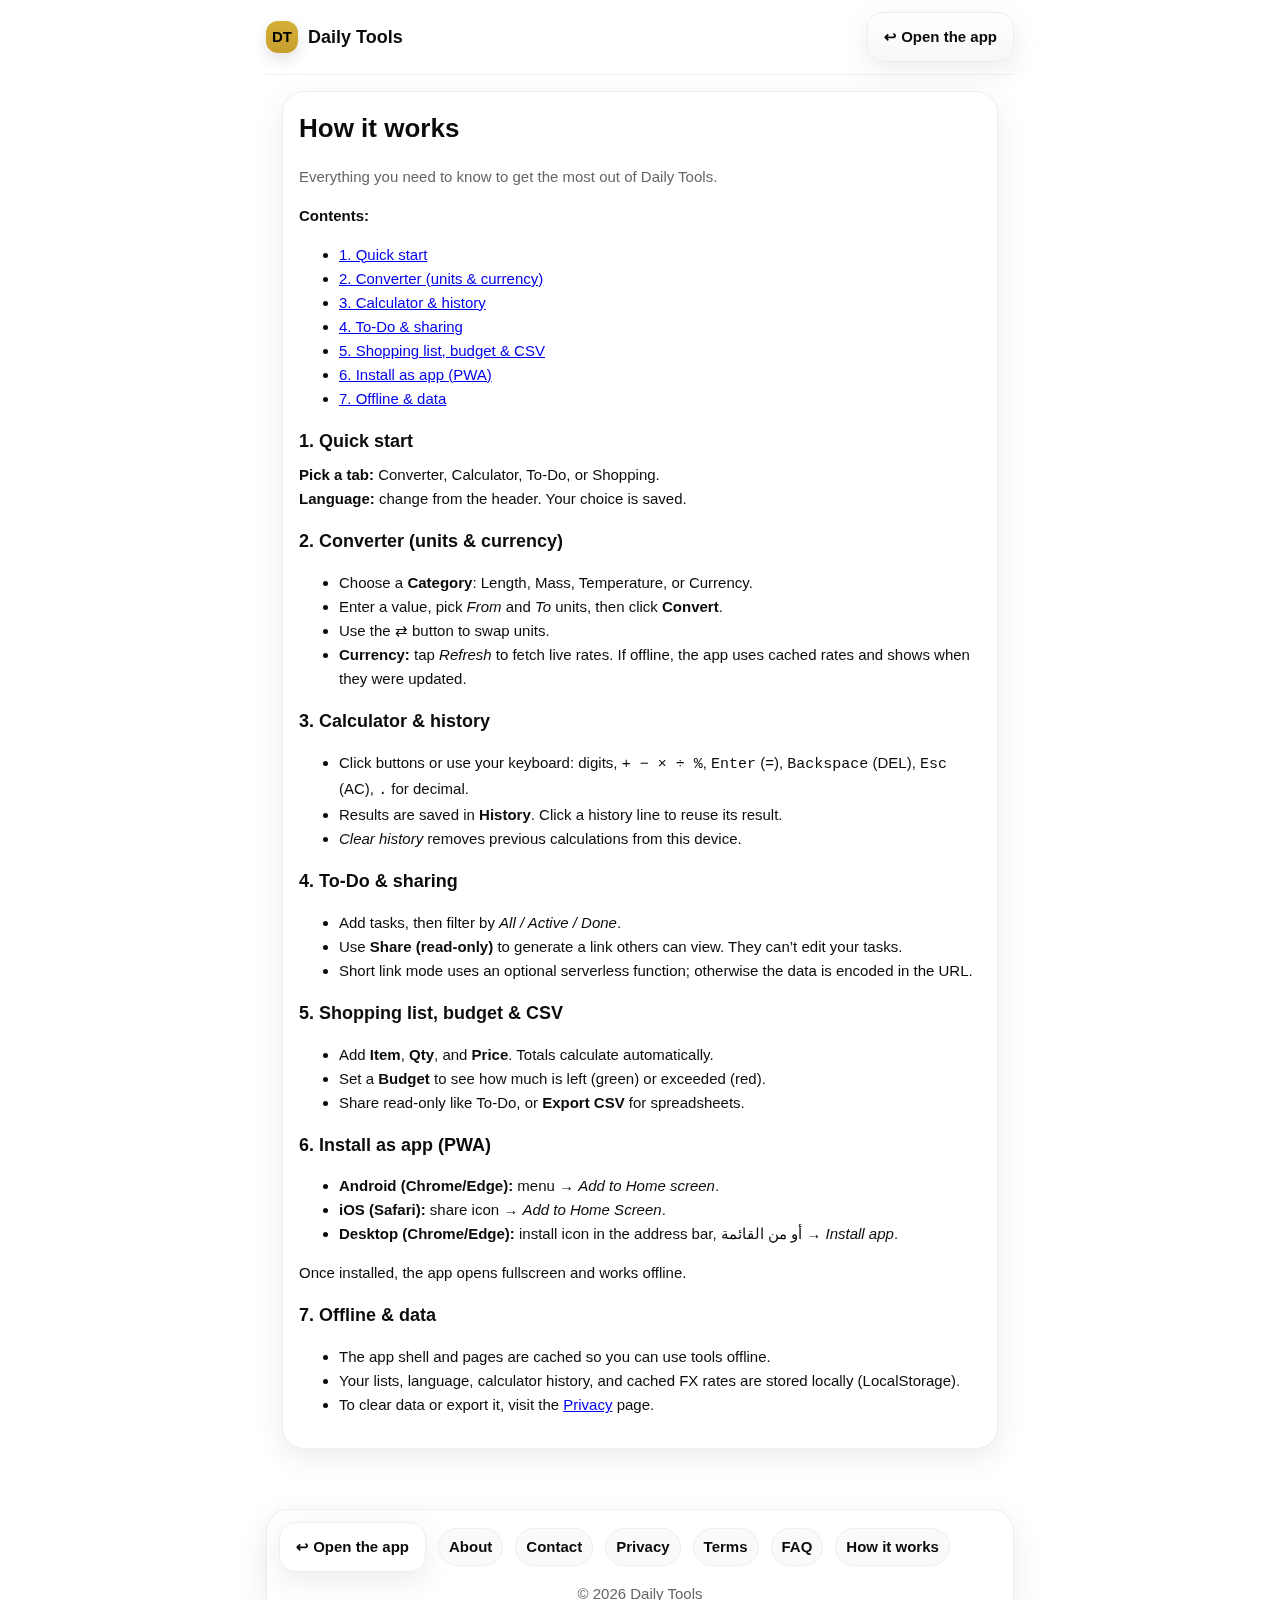
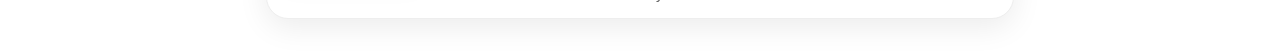
<file: how-it-works.html>
<!DOCTYPE html>
<html lang="en" dir="ltr">
<head>
  <meta charset="utf-8" />
  <meta name="viewport" content="width=device-width, initial-scale=1, viewport-fit=cover" />
  <meta name="color-scheme" content="light dark">
  <title>How it works — Daily Tools</title>
  <meta name="description" content="How to use Daily Tools: converter (units + live currency), calculator with history, to-do, shopping list, sharing, install as PWA, and offline." />
  <link rel="canonical" href="/how-it-works" />
  <meta name="robots" content="index,follow" />
  <link rel="stylesheet" href="app.css">

  <!-- OG / Twitter -->
  <meta property="og:title" content="How it works — Daily Tools" />
  <meta property="og:description" content="Learn how to use the Daily Tools web app step by step." />
  <meta property="og:type" content="website" />
  <meta property="og:image" content="data:image/svg+xml,%3Csvg xmlns='http://www.w3.org/2000/svg' width='1200' height='630'%3E%3Crect fill='%23ffffff' width='100%25' height='100%25'/%3E%3Ccircle cx='120' cy='120' r='80' fill='%23D4AF37'/%3E%3Ctext x='220' y='150' font-family='Arial' font-weight='700' font-size='64'%3EDaily Tools%3C/text%3E%3C/svg%3E" />
  <meta name="twitter:card" content="summary_large_image" />
</head>
<body>
  <div class="wrap">
    <header>
      <div class="bar">
        <div class="brand">
          <div class="badge">DT</div>
          <div class="title">Daily Tools</div>
        </div>
        <a class="btn" href="/index.html">↩ Open the app</a>
      </div>
    </header>

    <main>
      <section class="card">
        <h1>How it works</h1>
        <p class="muted">Everything you need to know to get the most out of Daily Tools.</p>

        <div class="toc">
          <strong>Contents:</strong>
          <ul>
            <li><a href="#start">1. Quick start</a></li>
            <li><a href="#converter">2. Converter (units & currency)</a></li>
            <li><a href="#calculator">3. Calculator & history</a></li>
            <li><a href="#todo">4. To-Do & sharing</a></li>
            <li><a href="#shopping">5. Shopping list, budget & CSV</a></li>
            <li><a href="#install">6. Install as app (PWA)</a></li>
            <li><a href="#offline">7. Offline & data</a></li>
          </ul>
        </div>

        <h2 id="start">1. Quick start</h2>
        <div class="grid">
          <div class="step">
            <strong>Pick a tab:</strong> Converter, Calculator, To-Do, or Shopping.
          </div>
          <div class="step">
            <strong>Language:</strong> change from the header. Your choice is saved.
          </div>
        </div>

        <h2 id="converter">2. Converter (units & currency)</h2>
        <ul>
          <li>Choose a <strong>Category</strong>: Length, Mass, Temperature, or Currency.</li>
          <li>Enter a value, pick <em>From</em> and <em>To</em> units, then click <strong>Convert</strong>.</li>
          <li>Use the ⇄ button to swap units.</li>
          <li><strong>Currency:</strong> tap <em>Refresh</em> to fetch live rates. If offline, the app uses cached rates and shows when they were updated.</li>
        </ul>

        <h2 id="calculator">3. Calculator & history</h2>
        <ul>
          <li>Click buttons or use your keyboard: digits, <code>+ − × ÷ %</code>, <code>Enter</code> (=), <code>Backspace</code> (DEL), <code>Esc</code> (AC), <code>.</code> for decimal.</li>
          <li>Results are saved in <strong>History</strong>. Click a history line to reuse its result.</li>
          <li><em>Clear history</em> removes previous calculations from this device.</li>
        </ul>

        <h2 id="todo">4. To-Do & sharing</h2>
        <ul>
          <li>Add tasks, then filter by <em>All / Active / Done</em>.</li>
          <li>Use <strong>Share (read-only)</strong> to generate a link others can view. They can’t edit your tasks.</li>
          <li>Short link mode uses an optional serverless function; otherwise the data is encoded in the URL.</li>
        </ul>

        <h2 id="shopping">5. Shopping list, budget & CSV</h2>
        <ul>
          <li>Add <strong>Item</strong>, <strong>Qty</strong>, and <strong>Price</strong>. Totals calculate automatically.</li>
          <li>Set a <strong>Budget</strong> to see how much is left (green) or exceeded (red).</li>
          <li>Share read-only like To-Do, or <strong>Export CSV</strong> for spreadsheets.</li>
        </ul>

        <h2 id="install">6. Install as app (PWA)</h2>
        <ul>
          <li><strong>Android (Chrome/Edge):</strong> menu → <em>Add to Home screen</em>.</li>
          <li><strong>iOS (Safari):</strong> share icon → <em>Add to Home Screen</em>.</li>
          <li><strong>Desktop (Chrome/Edge):</strong> install icon in the address bar, أو من القائمة → <em>Install app</em>.</li>
        </ul>
        <p class="note">Once installed, the app opens fullscreen and works offline.</p>

        <h2 id="offline">7. Offline & data</h2>
        <ul>
          <li>The app shell and pages are cached so you can use tools offline.</li>
          <li>Your lists, language, calculator history, and cached FX rates are stored locally (LocalStorage).</li>
          <li>To clear data or export it, visit the <a href="/privacy">Privacy</a> page.</li>
        </ul>
      </section>

    </main>
        <!-- Unified footer -->
    <footer class="site-footer">
      <div class="app">
        <div class="footer-row">
          <a class="btn btn-ghost" href="index.html">↩ Open the app</a>
          <nav class="footer-links" aria-label="Info pages">
            <a href="about.html">About</a>
            <a href="contact.html">Contact</a>
            <a href="privacy.html">Privacy</a>
            <a href="terms.html">Terms</a>
            <a href="faq.html">FAQ</a>
            <a href="how-it-works.html">How it works</a>
          </nav>
        </div>
        <div class="copyright">© <span id="y"></span> Daily Tools</div>
      </div>
    </footer>
  </div>

  <script>
        // Year in footer
    document.getElementById('y').textContent = new Date().getFullYear();
  </script>
</body>
</html>
</file>
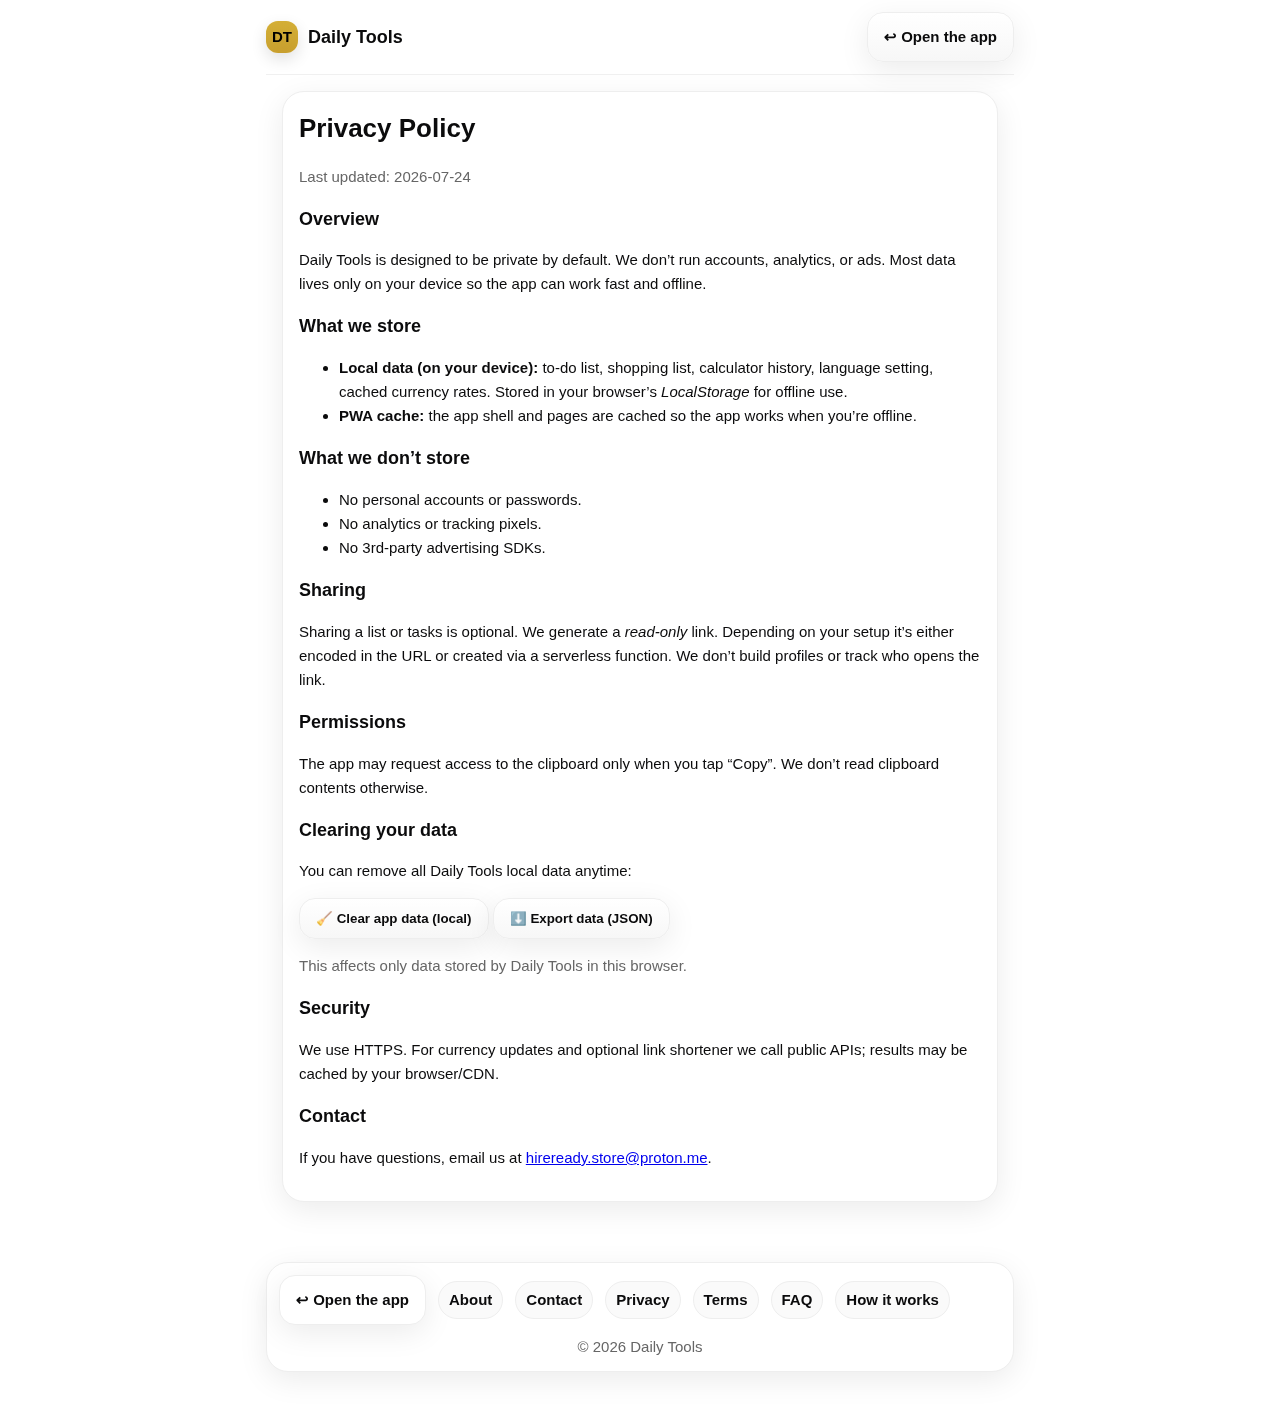
<file: privacy.html>
<!DOCTYPE html>
<html lang="en" dir="ltr">
<head>
  <meta charset="utf-8" />
  <meta name="viewport" content="width=device-width, initial-scale=1, viewport-fit=cover" />
  <meta name="color-scheme" content="light dark">
  <title>Privacy — Daily Tools</title>
  <meta name="description" content="Privacy policy for Daily Tools — what we store, what we don't, and how to clear your data. No accounts, no tracking, offline-first." />
  <link rel="canonical" href="/privacy" />
  <meta name="robots" content="index,follow" />
  <link rel="stylesheet" href="app.css">

  <!-- OG / Twitter -->
  <meta property="og:title" content="Privacy — Daily Tools" />
  <meta property="og:description" content="Daily Tools stores your lists locally on your device. No accounts, no tracking. Read more." />
  <meta property="og:type" content="website" />
  <meta property="og:image" content="data:image/svg+xml,%3Csvg xmlns='http://www.w3.org/2000/svg' width='1200' height='630'%3E%3Crect fill='%23ffffff' width='100%25' height='100%25'/%3E%3Ccircle cx='120' cy='120' r='80' fill='%23D4AF37'/%3E%3Ctext x='220' y='150' font-family='Arial' font-weight='700' font-size='64'%3EDaily Tools%3C/text%3E%3C/svg%3E" />
  <meta name="twitter:card" content="summary_large_image" />
</head>
<body>
  <div class="wrap">
    <header>
      <div class="bar">
        <div class="brand">
          <div class="badge">DT</div>
          <div class="title">Daily Tools</div>
        </div>
        <a class="btn" href="/index.html">↩ Open the app</a>
      </div>
    </header>

    <main>
      <section class="card">
        <h1>Privacy Policy</h1>
        <p class="muted">Last updated: <span id="updated"></span></p>

        <h2>Overview</h2>
        <p>Daily Tools is designed to be private by default. We don’t run accounts, analytics, or ads.
           Most data lives only on your device so the app can work fast and offline.</p>

        <h2>What we store</h2>
        <ul>
          <li><strong>Local data (on your device):</strong> to-do list, shopping list, calculator history, language setting,
              cached currency rates. Stored in your browser’s <em>LocalStorage</em> for offline use.</li>
          <li><strong>PWA cache:</strong> the app shell and pages are cached so the app works when you’re offline.</li>
        </ul>

        <h2>What we don’t store</h2>
        <ul>
          <li>No personal accounts or passwords.</li>
          <li>No analytics or tracking pixels.</li>
          <li>No 3rd-party advertising SDKs.</li>
        </ul>

        <h2>Sharing</h2>
        <p>Sharing a list or tasks is optional. We generate a <em>read-only</em> link. Depending on your setup it’s either
          encoded in the URL or created via a serverless function. We don’t build profiles or track who opens the link.</p>

        <h2>Permissions</h2>
        <p>The app may request access to the clipboard only when you tap “Copy”. We don’t read clipboard contents otherwise.</p>

        <h2>Clearing your data</h2>
        <p>You can remove all Daily Tools local data anytime:</p>
        <div class="actions">
          <button id="clear" class="btn">🧹 Clear app data (local)</button>
          <button id="export" class="btn">⬇️ Export data (JSON)</button>
        </div>
        <p class="note muted">This affects only data stored by Daily Tools in this browser.</p>

        <h2>Security</h2>
        <p>We use HTTPS. For currency updates and optional link shortener we call public APIs; results may be cached by your browser/CDN.</p>

        <h2>Contact</h2>
        <p>If you have questions, email us at <a href="mailto:hireready.store@proton.me">hireready.store@proton.me</a>.</p>

      </section>

    </main>
        <!-- Unified footer -->
    <footer class="site-footer">
      <div class="app">
        <div class="footer-row">
          <a class="btn btn-ghost" href="index.html">↩ Open the app</a>
          <nav class="footer-links" aria-label="Info pages">
            <a href="about.html">About</a>
            <a href="contact.html">Contact</a>
            <a href="privacy.html">Privacy</a>
            <a href="terms.html">Terms</a>
            <a href="faq.html">FAQ</a>
            <a href="how-it-works.html">How it works</a>
          </nav>
        </div>
        <div class="copyright">© <span id="y"></span> Daily Tools</div>
      </div>
    </footer>
  </div>

  <script>
    // Year in footer
    document.getElementById('y').textContent = new Date().getFullYear();
    const d = new Date();
    document.getElementById('updated').textContent =
      d.getFullYear() + '-' + String(d.getMonth()+1).padStart(2,'0') + '-' + String(d.getDate()).padStart(2,'0');

    // Clear only this app’s keys (prefix dt_)
    document.getElementById('clear').addEventListener('click', ()=>{
      if(!confirm('Clear Daily Tools local data on this browser?')) return;
      try{
        const toDel=[];
        for(let i=0;i<localStorage.length;i++){
          const k=localStorage.key(i);
          if(k && k.startsWith('dt_')) toDel.push(k);
        }
        toDel.forEach(k=>localStorage.removeItem(k));
        toast('Data cleared');
      }catch(e){ alert('Could not clear data.'); }
    });

    // Simple export of app data
    document.getElementById('export').addEventListener('click', ()=>{
      try{
        const out={};
        for(let i=0;i<localStorage.length;i++){
          const k=localStorage.key(i);
          if(k && k.startsWith('dt_')) out[k]=localStorage.getItem(k);
        }
        const blob=new Blob([JSON.stringify(out,null,2)],{type:'application/json'});
        const url=URL.createObjectURL(blob);
        const a=document.createElement('a');
        a.href=url; a.download='daily-tools-data.json'; a.click();
        URL.revokeObjectURL(url);
      }catch(e){ alert('Export failed.'); }
    });

    function toast(text){
      const n=document.createElement('div');
      n.textContent=text;
      Object.assign(n.style,{position:'fixed',left:'50%',bottom:'28px',transform:'translateX(-50%)',background:'#111',color:'#fff',padding:'10px 14px',borderRadius:'14px',zIndex:99,boxShadow:'0 6px 18px rgba(0,0,0,.2)'});
      document.body.appendChild(n);
      setTimeout(()=>n.remove(),1200);
    }
  </script>
</body>
</html>
</file>
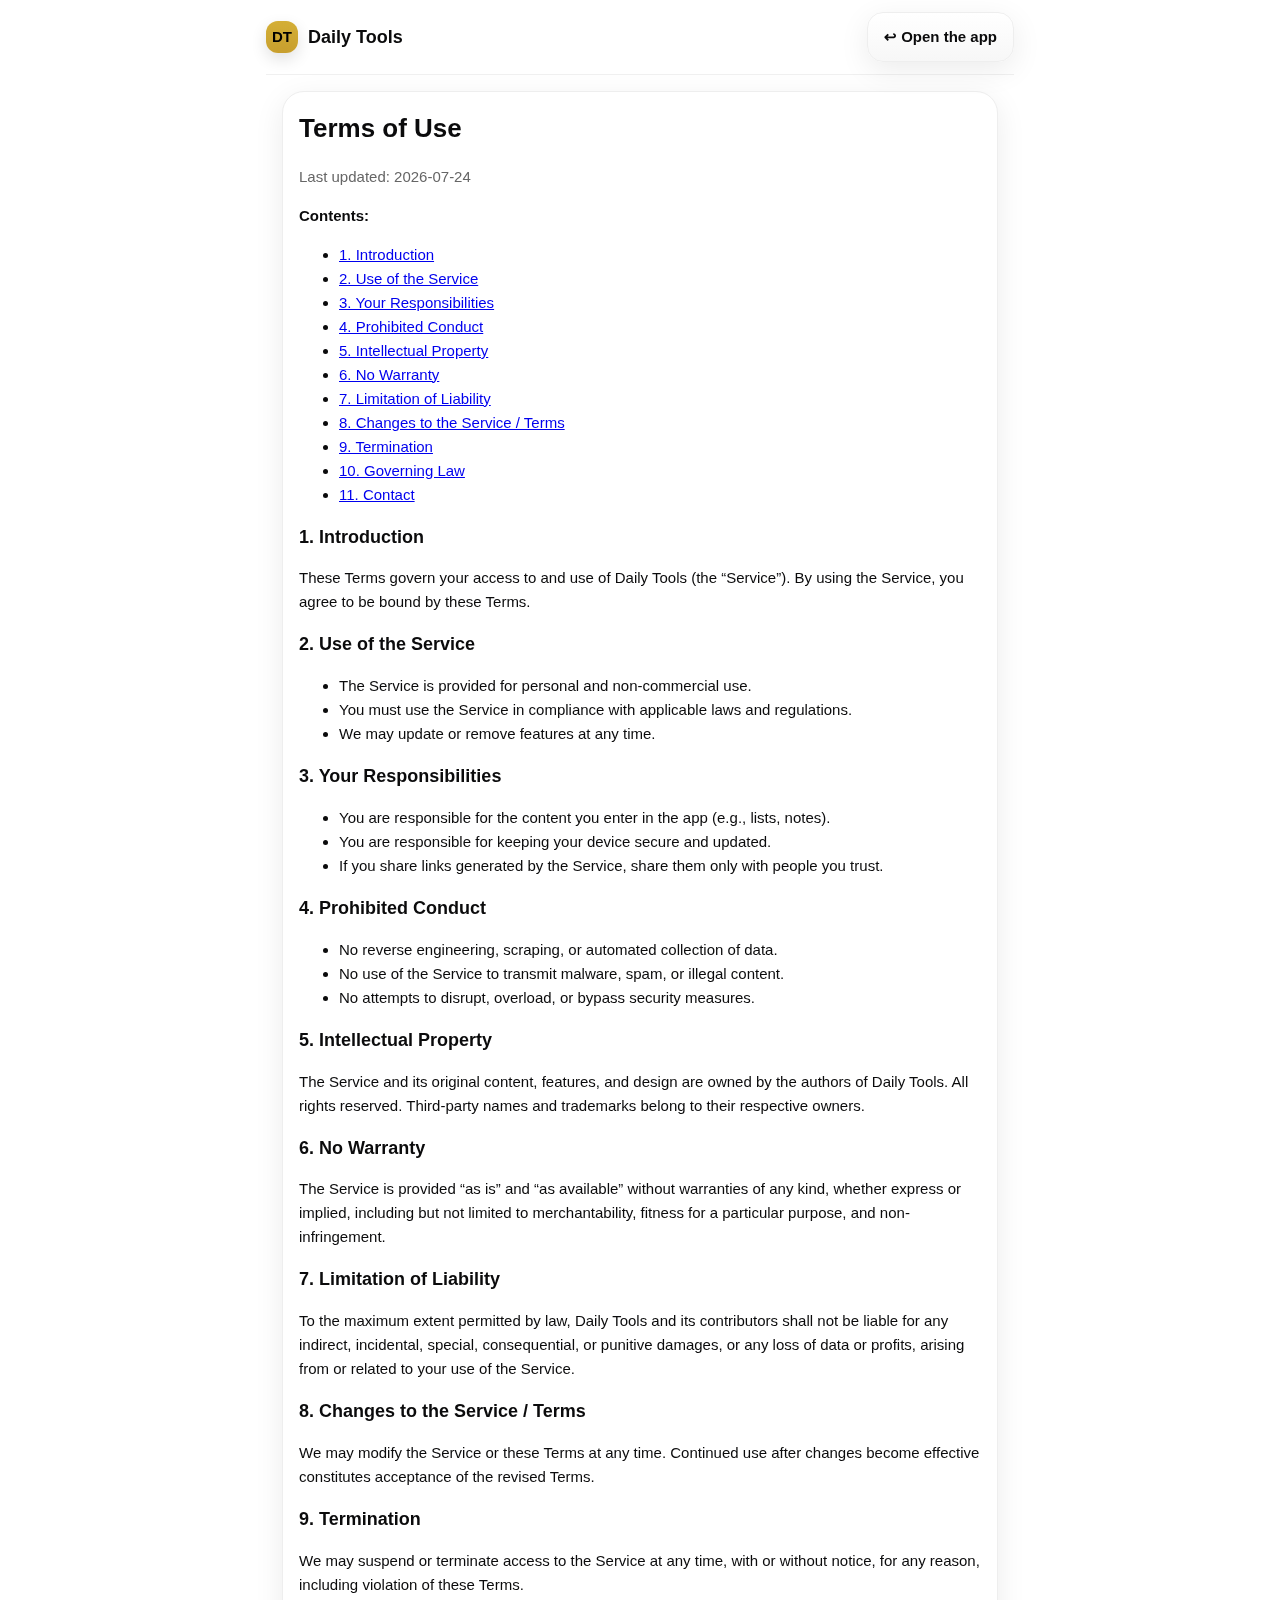
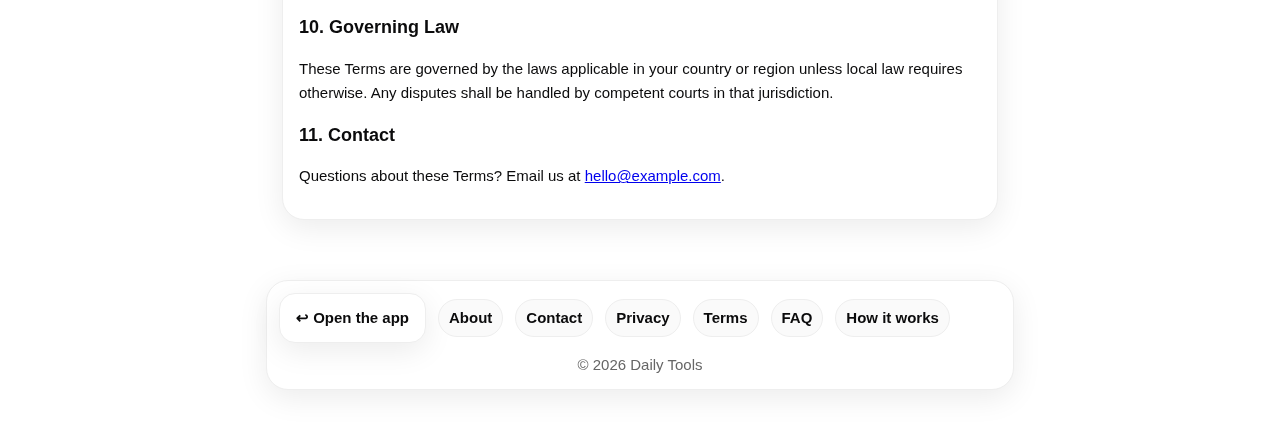
<file: terms.html>
<!DOCTYPE html>
<html lang="en" dir="ltr">
<head>
  <meta charset="utf-8" />
  <meta name="viewport" content="width=device-width, initial-scale=1, viewport-fit=cover" />
  <meta name="color-scheme" content="light dark">
  <title>Terms — Daily Tools</title>
  <meta name="description" content="Terms of use for Daily Tools. Please read these terms before using the site." />
  <link rel="canonical" href="/terms" />
  <meta name="robots" content="index,follow" />
  <link rel="stylesheet" href="app.css">

  <!-- OG / Twitter -->
  <meta property="og:title" content="Terms — Daily Tools" />
  <meta property="og:description" content="The terms that govern your use of Daily Tools." />
  <meta property="og:type" content="website" />
  <meta property="og:image" content="data:image/svg+xml,%3Csvg xmlns='http://www.w3.org/2000/svg' width='1200' height='630'%3E%3Crect fill='%23ffffff' width='100%25' height='100%25'/%3E%3Ccircle cx='120' cy='120' r='80' fill='%23D4AF37'/%3E%3Ctext x='220' y='150' font-family='Arial' font-weight='700' font-size='64'%3EDaily Tools%3C/text%3E%3C/svg%3E" />
  <meta name="twitter:card" content="summary_large_image" />

</head>
<body>
  <div class="wrap">
    <header>
      <div class="bar">
        <div class="brand">
          <div class="badge">DT</div>
          <div class="title">Daily Tools</div>
        </div>
        <a class="btn" href="/index.html">↩ Open the app</a>
      </div>
    </header>

    <main>
      <section class="card">
        <h1>Terms of Use</h1>
        <p class="muted">Last updated: <span id="updated"></span></p>

        <div class="toc">
          <strong>Contents:</strong>
          <ul>
            <li><a href="#intro">1. Introduction</a></li>
            <li><a href="#use">2. Use of the Service</a></li>
            <li><a href="#responsibilities">3. Your Responsibilities</a></li>
            <li><a href="#prohibited">4. Prohibited Conduct</a></li>
            <li><a href="#ip">5. Intellectual Property</a></li>
            <li><a href="#warranty">6. No Warranty</a></li>
            <li><a href="#liability">7. Limitation of Liability</a></li>
            <li><a href="#changes">8. Changes to the Service / Terms</a></li>
            <li><a href="#termination">9. Termination</a></li>
            <li><a href="#law">10. Governing Law</a></li>
            <li><a href="#contact">11. Contact</a></li>
          </ul>
        </div>

        <h2 id="intro">1. Introduction</h2>
        <p>These Terms govern your access to and use of Daily Tools (the “Service”). By using the Service,
          you agree to be bound by these Terms.</p>

        <h2 id="use">2. Use of the Service</h2>
        <ul>
          <li>The Service is provided for personal and non-commercial use.</li>
          <li>You must use the Service in compliance with applicable laws and regulations.</li>
          <li>We may update or remove features at any time.</li>
        </ul>

        <h2 id="responsibilities">3. Your Responsibilities</h2>
        <ul>
          <li>You are responsible for the content you enter in the app (e.g., lists, notes).</li>
          <li>You are responsible for keeping your device secure and updated.</li>
          <li>If you share links generated by the Service, share them only with people you trust.</li>
        </ul>

        <h2 id="prohibited">4. Prohibited Conduct</h2>
        <ul>
          <li>No reverse engineering, scraping, or automated collection of data.</li>
          <li>No use of the Service to transmit malware, spam, or illegal content.</li>
          <li>No attempts to disrupt, overload, or bypass security measures.</li>
        </ul>

        <h2 id="ip">5. Intellectual Property</h2>
        <p>The Service and its original content, features, and design are owned by the authors of Daily Tools.
          All rights reserved. Third-party names and trademarks belong to their respective owners.</p>

        <h2 id="warranty">6. No Warranty</h2>
        <p>The Service is provided “as is” and “as available” without warranties of any kind, whether express or implied,
          including but not limited to merchantability, fitness for a particular purpose, and non-infringement.</p>

        <h2 id="liability">7. Limitation of Liability</h2>
        <p>To the maximum extent permitted by law, Daily Tools and its contributors shall not be liable for any
          indirect, incidental, special, consequential, or punitive damages, or any loss of data or profits,
          arising from or related to your use of the Service.</p>

        <h2 id="changes">8. Changes to the Service / Terms</h2>
        <p>We may modify the Service or these Terms at any time. Continued use after changes become effective
          constitutes acceptance of the revised Terms.</p>

        <h2 id="termination">9. Termination</h2>
        <p>We may suspend or terminate access to the Service at any time, with or without notice, for any reason,
          including violation of these Terms.</p>

        <h2 id="law">10. Governing Law</h2>
        <p>These Terms are governed by the laws applicable in your country or region unless local law requires otherwise.
          Any disputes shall be handled by competent courts in that jurisdiction.</p>

        <h2 id="contact">11. Contact</h2>
        <p>Questions about these Terms? Email us at <a href="mailto:hello@example.com">hello@example.com</a>.</p>

      </section>

    </main>
        <!-- Unified footer -->
    <footer class="site-footer">
      <div class="app">
        <div class="footer-row">
          <a class="btn btn-ghost" href="index.html">↩ Open the app</a>
          <nav class="footer-links" aria-label="Info pages">
            <a href="about.html">About</a>
            <a href="contact.html">Contact</a>
            <a href="privacy.html">Privacy</a>
            <a href="terms.html">Terms</a>
            <a href="faq.html">FAQ</a>
            <a href="how-it-works.html">How it works</a>
          </nav>
        </div>
        <div class="copyright">© <span id="y"></span> Daily Tools</div>
      </div>
    </footer>
  </div>

  <script>
    // Year in footer
    document.getElementById('y').textContent = new Date().getFullYear();
    const d = new Date();
    document.getElementById('updated').textContent =
      d.getFullYear() + '-' + String(d.getMonth()+1).padStart(2,'0') + '-' + String(d.getDate()).padStart(2,'0');
  </script>
</body>
</html>
</file>
<file: app.css>
/* ====== Variables & Resets ====== */
:root{
  --bg:#ffffff; --fg:#0b0b0c; --muted:#666;
  --card:#ffffff; --border:#eee; --shadow:0 8px 30px rgba(0,0,0,.08);
  --radius:22px; --gold:#D4AF37; --gold-2:#C79E2E;
  --calc-bg:#111; --calc-fg:#fff;
}
*,*::before,*::after{ box-sizing:border-box }
html,body{ height:100% }
body{
  margin:0; font:15px/1.6 -apple-system,BlinkMacSystemFont,"SF Pro Text",Inter,Segoe UI,Roboto,Helvetica,Arial,sans-serif;
  color:var(--fg); background:var(--bg);
  -webkit-font-smoothing:antialiased; -moz-osx-font-smoothing:grayscale;
}
.wrap,.app{ max-width:780px; margin:0 auto; padding:env(safe-area-inset-top) 16px 40px }

/* ====== Header (static pages) ====== */
header{
  position:sticky; top:0; z-index:5;
  backdrop-filter:saturate(180%) blur(18px);
  background:rgba(255,255,255,.75);
  border-bottom:1px solid rgba(0,0,0,.06);
}
.bar{ display:flex; align-items:center; justify-content:space-between; gap:12px; padding:12px 0 }
.brand{ display:flex; align-items:center; gap:10px }
.badge{
  width:32px; height:32px; border-radius:12px;
  background:linear-gradient(180deg,var(--gold),var(--gold-2));
  box-shadow:0 4px 14px rgba(212,175,55,.35) inset,0 6px 16px rgba(0,0,0,.12);
  display:grid; place-items:center; color:#000; font-weight:800;
}
.title{ font-size:18px; font-weight:700 }
.head-actions,.lang{ margin-left:auto; display:flex; gap:10px }

/* ====== Appbar (index.html) ====== */
header.appbar{ position:sticky; top:0; z-index:10; backdrop-filter:saturate(180%) blur(18px); background:rgba(255,255,255,.75); border-bottom:1px solid rgba(0,0,0,.06) }
.appbar-inner{ display:flex; align-items:center; justify-content:space-between; gap:12px; padding:10px 16px }

/* ====== Tabs (index) ====== */
nav.tabs{ display:flex; gap:8px; padding:12px 16px; overflow-x:auto; -webkit-overflow-scrolling:touch }
.tab-btn{
  flex:0 0 auto; padding:10px 14px; border-radius:999px; border:1px solid var(--border);
  background:#fff; box-shadow:var(--shadow); font-weight:700; white-space:nowrap; transition:transform .2s, box-shadow .2s, border-color .2s;
}
.tab-btn[aria-selected="true"]{ border-color:var(--gold); box-shadow:0 0 0 2px rgba(212,175,55,.25),var(--shadow) }
.tab-btn:active{ transform:scale(.98) }

/* ====== Buttons / Pills / Select ====== */
.btn{
  display:inline-flex; align-items:center; justify-content:center; gap:8px;
  padding:12px 16px; border-radius:16px; border:1px solid var(--border);
  background:linear-gradient(180deg,#fff,#f7f7f7); box-shadow:var(--shadow);
  font-weight:700; color:inherit; cursor:pointer; text-decoration:none; transition:transform .2s, box-shadow .2s;
}
.btn:active{ transform:translateY(1px) }
.btn-primary{ background:linear-gradient(180deg,var(--gold),var(--gold-2)); color:#000; border:none }
.btn-ghost{ background:#fff }
.btn-danger{ background:#fff0f0; border-color:#ffd5d5 }
.pill{ padding:6px 10px; border-radius:999px; background:#f6f6f6; border:1px solid var(--border); font-size:12px; font-weight:700 }
.select{ appearance:none; padding:10px 14px; border-radius:14px; border:1px solid var(--border); background:#fff; box-shadow:var(--shadow); font-weight:600 }

/* ====== Cards & Text ====== */
main{ padding:4px 16px 24px }
.card{
  background:var(--card); border:1px solid var(--border);
  border-radius:var(--radius); box-shadow:var(--shadow);
  padding:16px; margin:12px 0; animation:fadeInUp .35s ease both;
}
h1{ font-size:26px; margin:0 0 6px }
h2{ font-size:18px; margin:16px 0 8px }
.muted{ color:var(--muted) }
@keyframes fadeInUp{ from{ opacity:0; transform:translateY(8px) } to{ opacity:1; transform:translateY(0) } }

/* ====== Layout helpers ====== */
.row{ display:flex; gap:10px; flex-wrap:wrap }
.col{ flex:1; min-width:140px }

/* ====== Inputs (index + pages) ====== */
input[type="text"], input[type="email"], input[type="number"]{
  width:100%; padding:12px 14px; border-radius:14px; border:1px solid var(--border); background:#fff; outline:none;
  transition:border-color .2s, box-shadow .2s;
}
input:focus{ border-color:var(--gold); box-shadow:0 0 0 3px rgba(212,175,55,.18) }
select{ width:100%; padding:12px 14px; border-radius:14px; border:1px solid var(--border); background:#fff }
textarea{ width:100%; min-height:120px; padding:12px 14px; border-radius:14px; border:1px solid var(--border); background:#fff; resize:vertical }
textarea:focus{ border-color:var(--gold); box-shadow:0 0 0 3px rgba(212,175,55,.18) }

/* ====== Chips & Lists ====== */
.chip{ padding:6px 10px; border-radius:999px; border:1px solid var(--border); background:#fafafa; font-size:12px; font-weight:700 }
.list{ display:flex; flex-direction:column; gap:10px; margin-top:10px }
.item{ display:flex; align-items:center; gap:10px; padding:10px 12px; border:1px solid var(--border); border-radius:14px; background:#fff }
.item .grow{ flex:1 }
.item.done{ opacity:.6; text-decoration:line-through }

/* ====== Calculator ====== */
.calc-wrap{ display:grid; grid-template-columns: repeat(4, 1fr); gap:10px }
.calc-display{
  grid-column:1/-1; padding:14px; border-radius:16px; background:var(--calc-bg); color:var(--calc-fg);
  font-size:28px; text-align:right; user-select:all; cursor:pointer
}
.calc-btn{ padding:16px; border-radius:16px; border:1px solid var(--border); background:#fff; font-size:18px; font-weight:700 }
.calc-btn.op{ background:#f6f6f6 }
.calc-btn.eq{ background:linear-gradient(180deg,var(--gold),var(--gold-2)); color:#000; border:none }

/* ====== Summary / Stats ====== */
.summary{ display:flex; gap:10px; flex-wrap:wrap; align-items:center; margin-top:10px }
.stat{ padding:8px 12px; border:1px solid var(--border); border-radius:12px; background:#fff; font-weight:700 }
.ok{ color:#0a7a24 } .warn{ color:#a60c0c }

/* ====== Filter chips (to-do) ====== */
.chips{ display:flex; gap:8px; flex-wrap:wrap }
.chip-btn{ padding:8px 12px; border:1px solid var(--border); border-radius:999px; background:#fff; box-shadow:var(--shadow); font-weight:700; cursor:pointer }
.chip-btn[aria-pressed="true"]{ border-color:var(--gold); box-shadow:0 0 0 2px rgba(212,175,55,.25),var(--shadow) }

/* ====== Footer (موحّد للصفحات) ====== */
.site-footer{ margin-top:24px; }
.site-footer .app{
  background:var(--card);
  border:1px solid var(--border);
  border-radius:22px;
  box-shadow:var(--shadow);
  padding:12px;
}
.footer-row{ display:flex; align-items:center; gap:12px; flex-wrap:wrap; }
.footer-row .btn{ flex:0 0 auto; }
.footer-links{ display:flex; gap:12px; flex-wrap:wrap; }
.footer-links a{
  padding:6px 10px; border:1px solid var(--border); border-radius:999px;
  background:#fafafa; text-decoration:none; color:inherit; font-weight:600;
}
.copyright{ text-align:center; color:var(--muted); margin-top:10px; }

/* ====== Mobile tweaks ====== */
@media (max-width:560px){
  .footer-row{ flex-direction:column; align-items:stretch }
  .footer-row .btn{ width:100%; justify-content:center }
  .footer-links{ justify-content:center }
}

/* ====== RTL Fix ====== */
html[dir="rtl"] .appbar-inner{ flex-direction:row-reverse }
html[dir="rtl"] .lang{ flex-direction:row-reverse }
html[dir="rtl"] nav.tabs{ direction:rtl }
html[dir="rtl"] .row{ flex-direction:row-reverse }
html[dir="rtl"] .calc-display{ text-align:left }

/* ====== Auto Dark Mode ====== */
@media (prefers-color-scheme: dark){
  /* الخلفيات و النصوص العامة في الدارك */
  :root{
    --bg:#0b1116;
    --fg:#e6e9ee;        /* ← نص واضح في الدارك */
    --card:#111821;
    --border:#26303a;
    --muted:#9aa4af;
    --calc-bg:#0b0f14;
    --calc-fg:#e6e9ee;
    --shadow:0 12px 34px rgba(0,0,0,.35);
  }

  header, header.appbar{
    background:rgba(17,24,33,.82);
    border-bottom:1px solid #1d2630;
    backdrop-filter:saturate(160%) blur(14px);
  }

  /* Tabs */
  .tab-btn{
    background:#1b2430;
    border-color:#2b3440;
    color:#e6e9ee;
  }
  .tab-btn[aria-selected="true"]{
    background:#111821;
    border-color:var(--gold);
    box-shadow:0 0 0 2px rgba(212,175,55,.35), var(--shadow);
    color:#fff;
  }
  .tab-btn:focus-visible{ outline:2px solid var(--gold); outline-offset:2px; }

  /* Inputs / Selects / Textareas */
  input[type="text"],
  input[type="email"],
  input[type="number"],
  select,
  .select,
  textarea{
    background:#0f1720 !important;
    border-color:#2b3440 !important;
    color:#e6e9ee !important;
  }
  input::placeholder, textarea::placeholder{ color:#7e8894; }
  select option{ background:#0f1720; color:#e6e9ee; }

  /* Buttons */
  .btn{
    background:linear-gradient(180deg,#18212b,#0f1720);
    border-color:#2b3440;
    color:#e6e9ee;
  }
  .btn-ghost{ background:#151d27; }
  .btn-primary{ background:linear-gradient(180deg,#D4AF37,#C79E2E); color:#0b0f14; border:none; }
  .btn-danger{ background:#2b1717; border-color:#4b2626; }

  /* Cards / chips / lists */
  .card{ background:var(--card); border-color:var(--border) }

  /* تصليح الـpill / chip-btn / روابط الفوتر في الدارك */
  .pill,
  .lang .pill,
  .chip,
  .chip-btn,
  nav.links a,
  .footer-links a{
    background:#1b2430 !important;
    border-color:#2b3440 !important;
    color:#e6e9ee !important;
    box-shadow:none;
  }
  .chip-btn[aria-pressed="true"]{
    background:#111821 !important;
    border-color:var(--gold) !important;
    box-shadow:0 0 0 2px rgba(212,175,55,.35), var(--shadow);
    color:#fff !important;
  }

  .calc-btn{ background:#151d27; border-color:#2b3440; color:#e6e9ee }
  .calc-btn.op{ background:#1b2430 }

  .item{ background:#151d27; border-color:#2b3440 }
  .stat{ background:#151d27; border-color:#2b3440; color:#e6e9ee }

  /* Footer */
  .site-footer .app{ background:var(--card); border-color:var(--border); }

  /* Focus واضح */
  :is(.btn,.tab-btn,.chip-btn,.pill,input,select,textarea):focus-visible{
    outline:2px solid var(--gold); outline-offset:2px;
  }
}

/* اختياري: ناس تحب أنيميشن أقل */
@media (prefers-reduced-motion: reduce){
  *{
    animation-duration:.01ms !important;
    animation-iteration-count:1 !important;
    transition-duration:.01ms !important;
    scroll-behavior:auto !important;
  }
}
</file>
